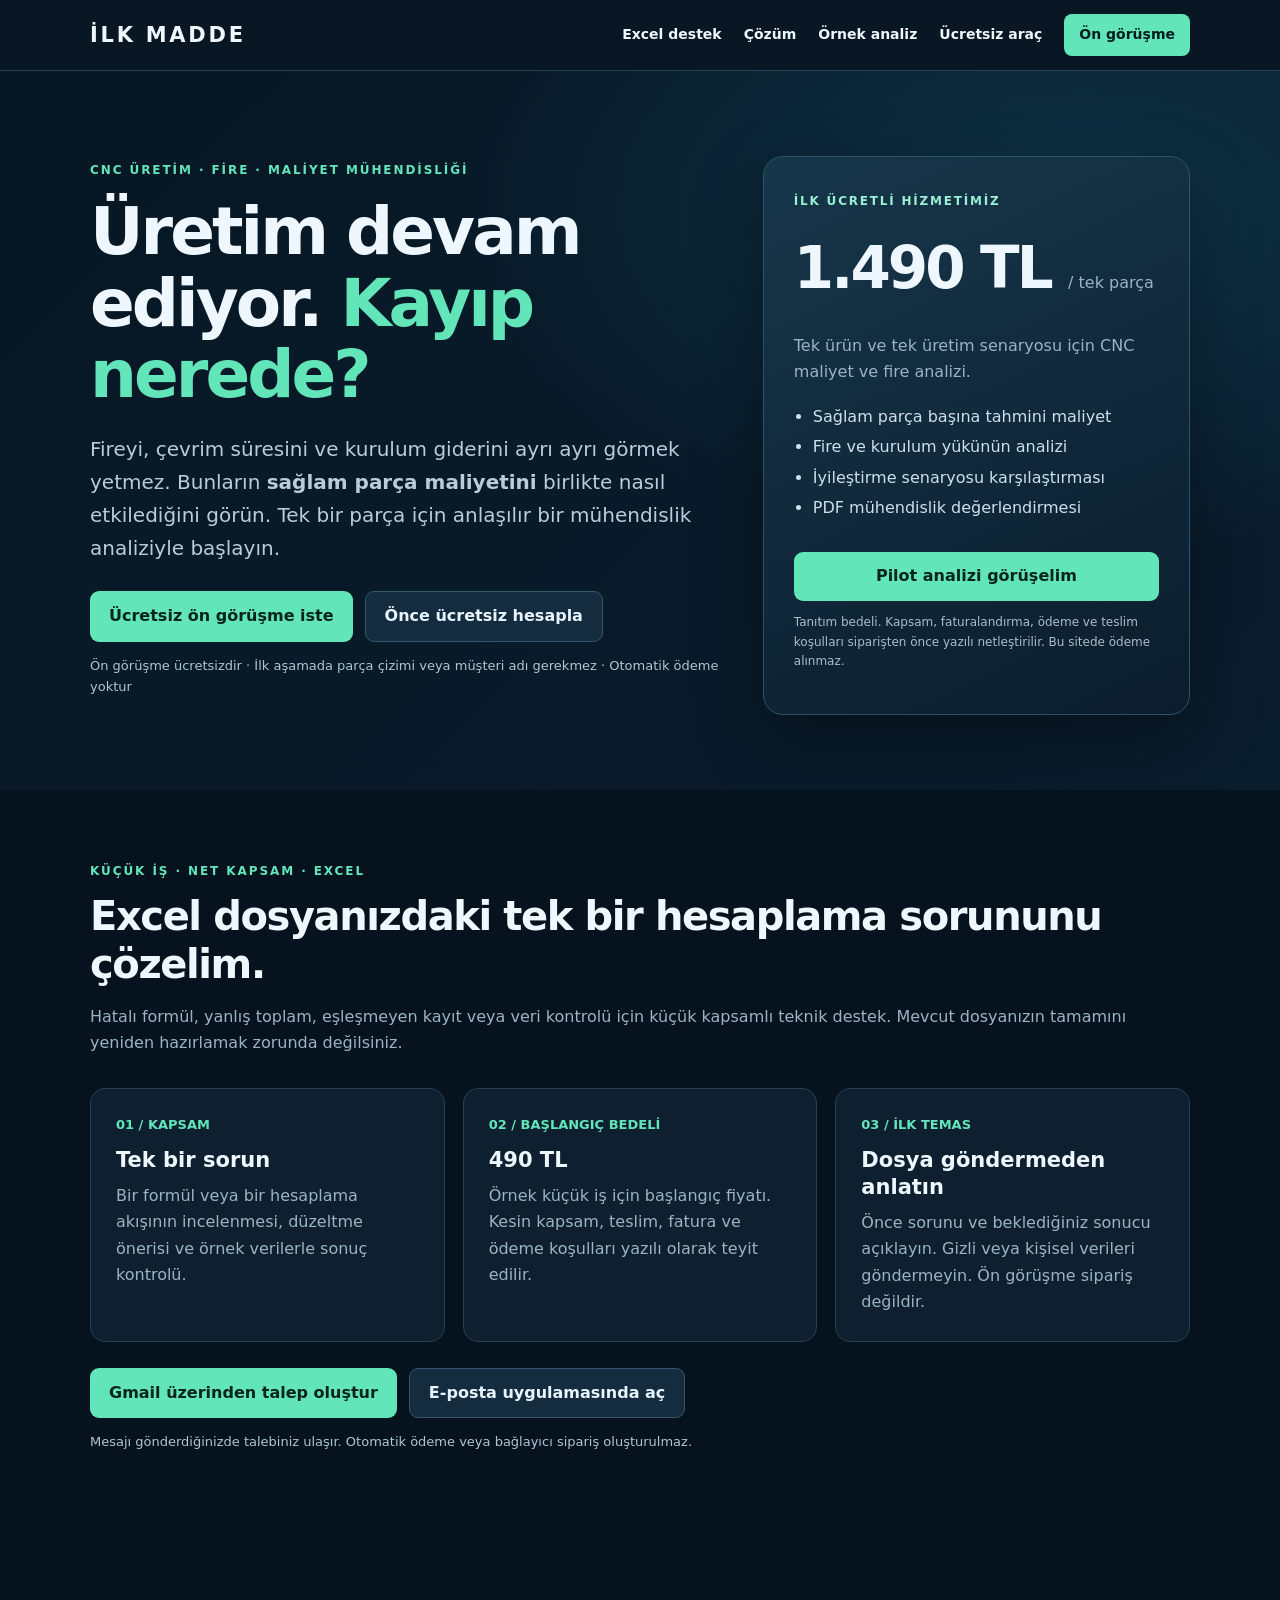
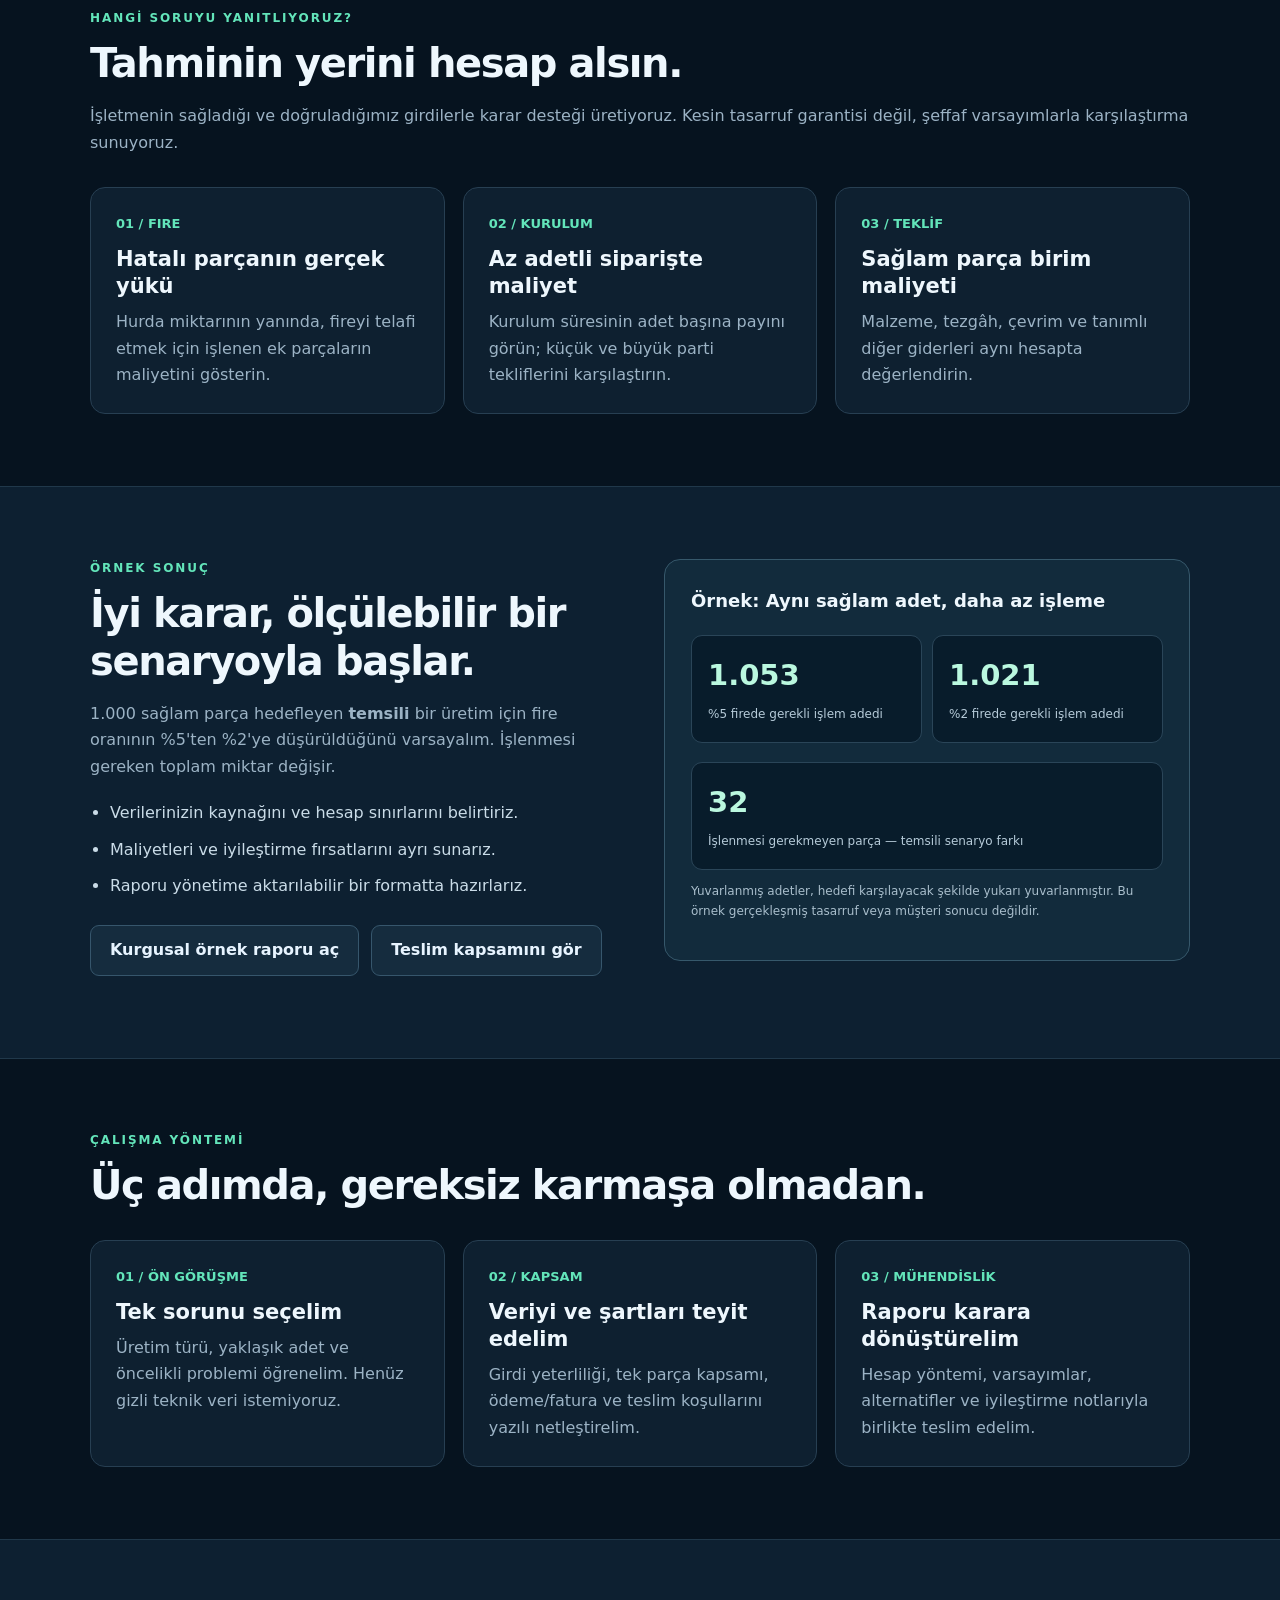
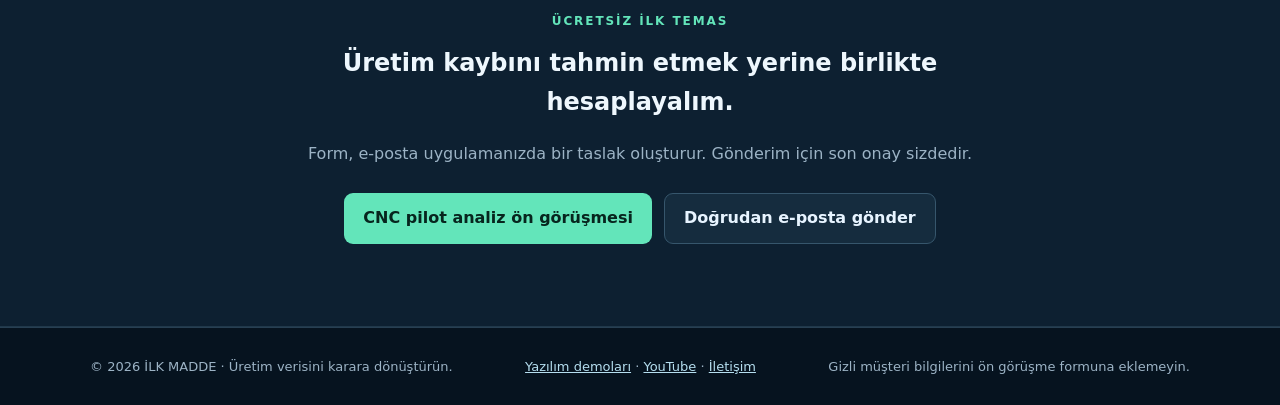
<file: index.html>
<!doctype html>
<html lang="tr">
<head>
<meta charset="utf-8">
<meta name="viewport" content="width=device-width,initial-scale=1">
<meta name="theme-color" content="#071523">
<title>CNC Fire ve Birim Maliyet Analizi | İLK MADDE</title>
<meta name="description" content="CNC üretiminizde fire maliyetini, çevrim etkisini ve sağlam parça maliyetini görünür kılın. Ücretsiz hesaplama, CNC mühendislik analizi ve 490 TL başlangıç fiyatlı küçük kapsamlı Excel formül desteği.">
<link rel="canonical" href="https://bugrayesilbas-cyber.github.io/ilk-madde/">
<meta property="og:type" content="website">
<meta property="og:locale" content="tr_TR">
<meta property="og:title" content="CNC maliyetinde kaybı görün. Kararı veriye dayandırın. | İLK MADDE">
<meta property="og:description" content="Ücretsiz CNC hesaplayıcı, kurgusal örnek rapor ve 1.490 TL'lik tek parça CNC maliyet ve fire analizi.">
<meta property="og:url" content="https://bugrayesilbas-cyber.github.io/ilk-madde/">
<script type="application/ld+json">{"@context":"https://schema.org","@type":"Service","name":"CNC Maliyet ve Fire Analizi Pilot Hizmeti","provider":{"@type":"Organization","name":"İLK MADDE","url":"https://bugrayesilbas-cyber.github.io/ilk-madde/"},"areaServed":{"@type":"Country","name":"Türkiye"},"serviceType":"CNC mühendislik maliyet ve fire analizi","description":"Tek ürün, tek senaryo için girdilere dayalı birim maliyet, fire etkisi ve karşılaştırmalı mühendislik raporu. Kapsam ve ödeme koşulları yazılı onayla netleştirilir.","offers":{"@type":"Offer","price":"1490","priceCurrency":"TRY","url":"https://bugrayesilbas-cyber.github.io/ilk-madde/on-gorusme.html?kaynak=ana-sayfa","availability":"https://schema.org/InStock"}}</script>
<style>
:root{color-scheme:dark;--bg:#06131f;--panel:#0e2030;--panel2:#13283a;--line:#273f52;--ink:#eef7fd;--muted:#9cb3c5;--accent:#63e5ba;--blue:#79bfff}
*{box-sizing:border-box}html{scroll-behavior:smooth}body{margin:0;background:var(--bg);color:var(--ink);font:16px/1.65 system-ui,-apple-system,Segoe UI,sans-serif}a{color:inherit}a:focus-visible,button:focus-visible{outline:3px solid var(--accent);outline-offset:4px}.wrap{width:min(1100px,calc(100% - 40px));margin:auto}.eyebrow{font-size:12px;letter-spacing:.16em;text-transform:uppercase;color:var(--accent);font-weight:800}.muted{color:var(--muted)}.top{border-bottom:1px solid var(--line);background:#081723;position:sticky;top:0;z-index:10}.topline{min-height:70px;display:flex;align-items:center;justify-content:space-between;gap:18px}.brand{text-decoration:none;font-size:21px;letter-spacing:.13em;font-weight:900}.menu{display:flex;align-items:center;gap:22px}.menu a{text-decoration:none;font-size:14px;font-weight:650}.menu .nav-cta{color:#031c1c;background:var(--accent);padding:9px 15px;border-radius:8px}.hero{padding:85px 0 75px;background:radial-gradient(ellipse at 84% 18%,#14516b6e 0,transparent 42%),linear-gradient(135deg,#071724,#0a1d2d)}.hero-grid{display:grid;grid-template-columns:1.2fr .8fr;gap:32px;align-items:center}.hero h1{font-size:clamp(36px,5.6vw,66px);line-height:1.08;letter-spacing:-.045em;margin:16px 0 23px;max-width:720px}.hero h1 em{font-style:normal;color:var(--accent)}.lead{font-size:clamp(17px,2vw,20px);max-width:660px;color:#b9ccda;line-height:1.65}.buttons{display:flex;flex-wrap:wrap;gap:12px;margin:26px 0 10px}.btn{display:inline-flex;justify-content:center;align-items:center;min-height:47px;padding:11px 19px;border-radius:9px;text-decoration:none;font-weight:800;background:var(--accent);color:#07251e;transition:transform .15s}.btn:hover{transform:translateY(-2px)}.btn.out{background:#152c3e;color:#e7f4ff;border:1px solid #36566c}.trust{font-size:13px;color:#adc6d5}.price-card{border:1px solid #2b5466;border-radius:20px;background:linear-gradient(155deg,#17364a,#0b1d2d);padding:30px;box-shadow:0 26px 70px #0005}.price-card b{font-size:12px;letter-spacing:.15em;color:#9cefd3}.price{font-size:clamp(40px,5vw,58px);font-weight:900;letter-spacing:-.05em;margin:8px 0}.price small{font-size:16px;letter-spacing:0;font-weight:500;color:var(--muted)}.price-card .btn{width:100%;margin-top:13px}.price-card ul{padding-left:19px;line-height:1.9;color:#cde0ed}.section{padding:72px 0}.section h2{font-size:clamp(26px,3.5vw,40px);line-height:1.2;letter-spacing:-.035em;margin:10px 0 15px}.grid3{display:grid;grid-template-columns:repeat(3,minmax(0,1fr));gap:18px;margin-top:31px}.card{border:1px solid var(--line);background:var(--panel);border-radius:15px;padding:25px}.card .number{font-size:13px;font-weight:850;color:var(--accent)}.card h3{font-size:21px;margin:12px 0 9px;line-height:1.28}.card p{color:var(--muted);margin:0}.band{background:#0d2031;border-block:1px solid #20384a}.split{display:grid;grid-template-columns:1fr 1fr;gap:48px;align-items:start}.list{margin:20px 0;padding-left:20px;color:#cadce8}.list li{margin:10px 0}.result{border-radius:16px;background:#122b3c;border:1px solid #36586b;padding:26px}.result strong{font-size:18px}.metrics{display:grid;grid-template-columns:1fr 1fr;gap:10px;margin:19px 0}.metric{background:#081c2b;border:1px solid #2a4558;border-radius:11px;padding:16px}.metric b{font-size:29px;display:block;color:#baf8df}.metric span{font-size:12px;color:#b6cbd9}.disclaimer{font-size:12px;color:#a9becc}.end{padding:72px 0;text-align:center}.end h2{max-width:680px;margin:12px auto 18px}.end .buttons{justify-content:center}.footer{padding:28px 0;border-top:1px solid var(--line);color:var(--muted);font-size:13px}.footer a{color:#b5deef}.footer .wrap{display:flex;justify-content:space-between;gap:20px;flex-wrap:wrap}
@media(max-width:800px){.hero-grid,.split{grid-template-columns:1fr}.hero{padding:52px 0}.grid3{grid-template-columns:1fr}.price-card{max-width:540px}.menu a:not(.nav-cta){display:none}.section,.end{padding:48px 0}}
@media(max-width:450px){.wrap{width:min(100% - 28px,1100px)}.hero h1{font-size:37px}.btn{width:100%}.menu .nav-cta{padding:8px 11px}.brand{font-size:17px}.price-card{padding:21px}.buttons{flex-direction:column}}
</style>
</head>
<body>
<header class="top"><div class="wrap topline"><a class="brand" href="index.html" aria-label="İLK MADDE Ana Sayfa">İLK MADDE</a><nav class="menu" aria-label="Ana menü"><a href="#excel-destek">Excel destek</a><a href="#cozum">Çözüm</a><a href="#ornek">Örnek analiz</a><a href="hesaplayici.html">Ücretsiz araç</a><a class="nav-cta" href="on-gorusme.html?kaynak=ana-sayfa">Ön görüşme</a></nav></div></header>
<main>
<section class="hero"><div class="wrap hero-grid"><div><div class="eyebrow">CNC Üretim · Fire · Maliyet Mühendisliği</div><h1>Üretim devam ediyor. <em>Kayıp nerede?</em></h1><p class="lead">Fireyi, çevrim süresini ve kurulum giderini ayrı ayrı görmek yetmez. Bunların <strong>sağlam parça maliyetini</strong> birlikte nasıl etkilediğini görün. Tek bir parça için anlaşılır bir mühendislik analiziyle başlayın.</p><div class="buttons"><a class="btn" href="on-gorusme.html?kaynak=ana-sayfa">Ücretsiz ön görüşme iste</a><a class="btn out" href="hesaplayici.html">Önce ücretsiz hesapla</a></div><p class="trust">Ön görüşme ücretsizdir · İlk aşamada parça çizimi veya müşteri adı gerekmez · Otomatik ödeme yoktur</p></div><aside class="price-card"><b>İLK ÜCRETLİ HİZMETİMİZ</b><div class="price">1.490 TL <small>/ tek parça</small></div><p class="muted">Tek ürün ve tek üretim senaryosu için CNC maliyet ve fire analizi.</p><ul><li>Sağlam parça başına tahmini maliyet</li><li>Fire ve kurulum yükünün analizi</li><li>İyileştirme senaryosu karşılaştırması</li><li>PDF mühendislik değerlendirmesi</li></ul><a class="btn" href="on-gorusme.html?kaynak=ana-sayfa">Pilot analizi görüşelim</a><p class="disclaimer">Tanıtım bedeli. Kapsam, faturalandırma, ödeme ve teslim koşulları siparişten önce yazılı netleştirilir. Bu sitede ödeme alınmaz.</p></aside></div></section>
<section id="excel-destek" class="section wrap"><div class="eyebrow">Küçük iş · Net kapsam · Excel</div><h2>Excel dosyanızdaki tek bir hesaplama sorununu çözelim.</h2><p class="muted">Hatalı formül, yanlış toplam, eşleşmeyen kayıt veya veri kontrolü için küçük kapsamlı teknik destek. Mevcut dosyanızın tamamını yeniden hazırlamak zorunda değilsiniz.</p><div class="grid3"><article class="card"><div class="number">01 / KAPSAM</div><h3>Tek bir sorun</h3><p>Bir formül veya bir hesaplama akışının incelenmesi, düzeltme önerisi ve örnek verilerle sonuç kontrolü.</p></article><article class="card"><div class="number">02 / BAŞLANGIÇ BEDELİ</div><h3>490 TL</h3><p>Örnek küçük iş için başlangıç fiyatı. Kesin kapsam, teslim, fatura ve ödeme koşulları yazılı olarak teyit edilir.</p></article><article class="card"><div class="number">03 / İLK TEMAS</div><h3>Dosya göndermeden anlatın</h3><p>Önce sorunu ve beklediğiniz sonucu açıklayın. Gizli veya kişisel verileri göndermeyin. Ön görüşme sipariş değildir.</p></article></div><div class="buttons"><a class="btn" href="https://mail.google.com/mail/?view=cm&amp;fs=1&amp;to=ilkmadde669%40gmail.com&amp;su=%C4%B0LK%20MADDE%20%7C%20Excel%20form%C3%BCl%20d%C3%BCzeltme%20talebi&amp;body=Merhaba%2C%0A%0AExcel%20dosyamda%20d%C3%BCzeltmek%20istedi%C4%9Fim%20sorun%3A%0A%0ABeklenen%20sonu%C3%A7%3A%0A%0ADosyay%C4%B1%20payla%C5%9Fmadan%20%C3%B6nce%20kapsam%20ve%20fiyat%20teyidi%20rica%20ederim." target="_blank" rel="noopener noreferrer">Gmail üzerinden talep oluştur</a><a class="btn out" href="mailto:ilkmadde669@gmail.com?subject=%C4%B0LK%20MADDE%20%7C%20Excel%20form%C3%BCl%20d%C3%BCzeltme%20talebi&amp;body=Merhaba%2C%0A%0AExcel%20dosyamda%20d%C3%BCzeltmek%20istedi%C4%9Fim%20sorun%3A%0A%0ABeklenen%20sonu%C3%A7%3A%0A%0ADosyay%C4%B1%20payla%C5%9Fmadan%20%C3%B6nce%20kapsam%20ve%20fiyat%20teyidi%20rica%20ederim.">E-posta uygulamasında aç</a></div><p class="trust">Mesajı gönderdiğinizde talebiniz ulaşır. Otomatik ödeme veya bağlayıcı sipariş oluşturulmaz.</p></section>
<section id="cozum" class="section wrap"><div class="eyebrow">Hangi soruyu yanıtlıyoruz?</div><h2>Tahminin yerini hesap alsın.</h2><p class="muted">İşletmenin sağladığı ve doğruladığımız girdilerle karar desteği üretiyoruz. Kesin tasarruf garantisi değil, şeffaf varsayımlarla karşılaştırma sunuyoruz.</p><div class="grid3"><article class="card"><div class="number">01 / FIRE</div><h3>Hatalı parçanın gerçek yükü</h3><p>Hurda miktarının yanında, fireyi telafi etmek için işlenen ek parçaların maliyetini gösterin.</p></article><article class="card"><div class="number">02 / KURULUM</div><h3>Az adetli siparişte maliyet</h3><p>Kurulum süresinin adet başına payını görün; küçük ve büyük parti tekliflerini karşılaştırın.</p></article><article class="card"><div class="number">03 / TEKLİF</div><h3>Sağlam parça birim maliyeti</h3><p>Malzeme, tezgâh, çevrim ve tanımlı diğer giderleri aynı hesapta değerlendirin.</p></article></div></section>
<section id="ornek" class="section band"><div class="wrap split"><div><div class="eyebrow">Örnek sonuç</div><h2>İyi karar, ölçülebilir bir senaryoyla başlar.</h2><p class="muted">1.000 sağlam parça hedefleyen <strong>temsili</strong> bir üretim için fire oranının %5'ten %2'ye düşürüldüğünü varsayalım. İşlenmesi gereken toplam miktar değişir.</p><ul class="list"><li>Verilerinizin kaynağını ve hesap sınırlarını belirtiriz.</li><li>Maliyetleri ve iyileştirme fırsatlarını ayrı sunarız.</li><li>Raporu yönetime aktarılabilir bir formatta hazırlarız.</li></ul><div class="buttons"><a class="btn out" href="ornek-analiz.html">Kurgusal örnek raporu aç</a><a class="btn out" href="hizmet-kapsami.html">Teslim kapsamını gör</a></div></div><div class="result"><strong>Örnek: Aynı sağlam adet, daha az işleme</strong><div class="metrics"><div class="metric"><b>1.053</b><span>%5 firede gerekli işlem adedi</span></div><div class="metric"><b>1.021</b><span>%2 firede gerekli işlem adedi</span></div></div><div class="metric"><b>32</b><span>İşlenmesi gerekmeyen parça — temsili senaryo farkı</span></div><p class="disclaimer">Yuvarlanmış adetler, hedefi karşılayacak şekilde yukarı yuvarlanmıştır. Bu örnek gerçekleşmiş tasarruf veya müşteri sonucu değildir.</p></div></div></section>
<section class="section wrap"><div class="eyebrow">Çalışma yöntemi</div><h2>Üç adımda, gereksiz karmaşa olmadan.</h2><div class="grid3"><article class="card"><div class="number">01 / ÖN GÖRÜŞME</div><h3>Tek sorunu seçelim</h3><p>Üretim türü, yaklaşık adet ve öncelikli problemi öğrenelim. Henüz gizli teknik veri istemiyoruz.</p></article><article class="card"><div class="number">02 / KAPSAM</div><h3>Veriyi ve şartları teyit edelim</h3><p>Girdi yeterliliği, tek parça kapsamı, ödeme/fatura ve teslim koşullarını yazılı netleştirelim.</p></article><article class="card"><div class="number">03 / MÜHENDİSLİK</div><h3>Raporu karara dönüştürelim</h3><p>Hesap yöntemi, varsayımlar, alternatifler ve iyileştirme notlarıyla birlikte teslim edelim.</p></article></div></section>
<section class="end band"><div class="wrap"><div class="eyebrow">Ücretsiz ilk temas</div><h2>Üretim kaybını tahmin etmek yerine birlikte hesaplayalım.</h2><p class="muted">Form, e-posta uygulamanızda bir taslak oluşturur. Gönderim için son onay sizdedir.</p><div class="buttons"><a class="btn" href="on-gorusme.html?kaynak=ana-sayfa">CNC pilot analiz ön görüşmesi</a><a class="btn out" href="mailto:ilkmadde669@gmail.com?subject=%C4%B0LK%20MADDE%20-%20CNC%20Pilot%20%C3%96n%20G%C3%B6r%C3%BC%C5%9Fme">Doğrudan e-posta gönder</a></div></div></section>
</main>
<footer class="footer"><div class="wrap"><span>© 2026 İLK MADDE · Üretim verisini karara dönüştürün.</span><span><a href="cozumler.html">Yazılım demoları</a> · <a href="https://www.youtube.com/channel/UCplCbrNZTSpGg5XpnNmNl9g" rel="noopener noreferrer">YouTube</a> · <a href="mailto:ilkmadde669@gmail.com">İletişim</a></span><span>Gizli müşteri bilgilerini ön görüşme formuna eklemeyin.</span></div></footer>
</body></html>
</file>
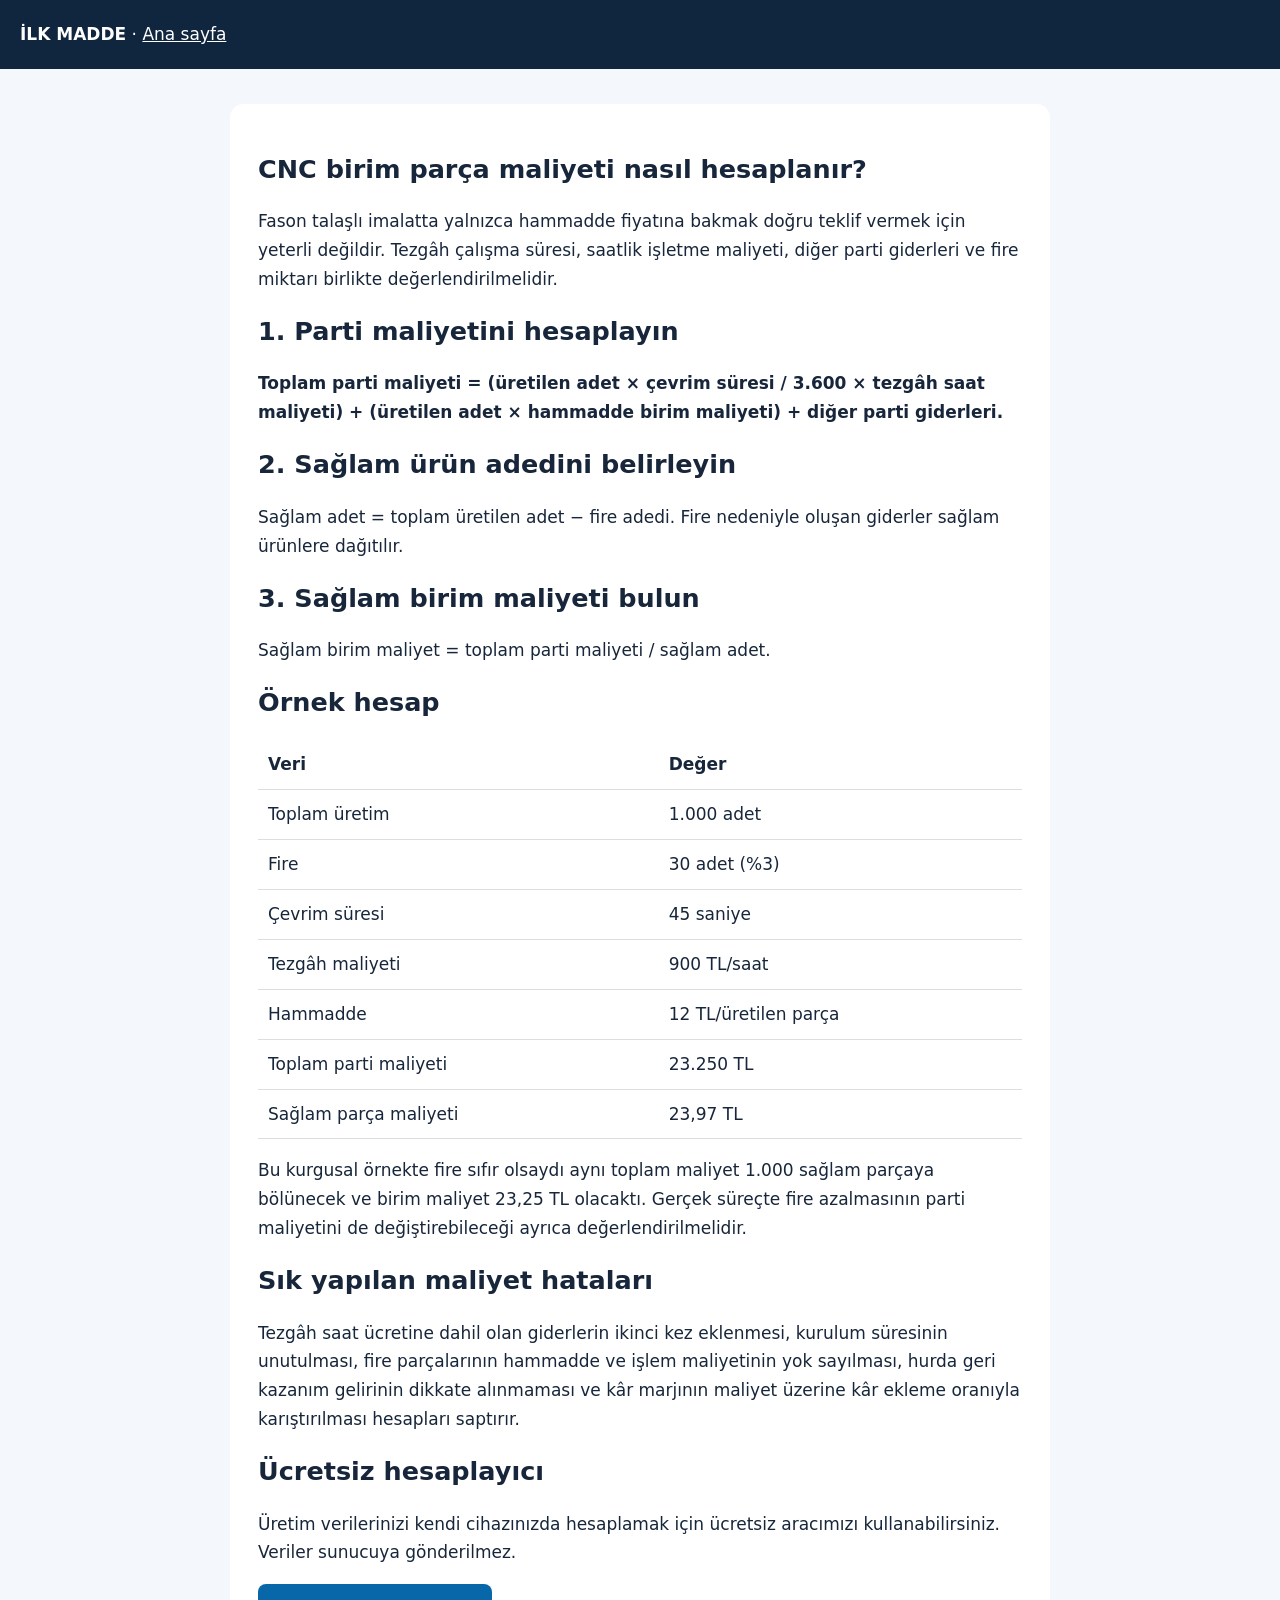
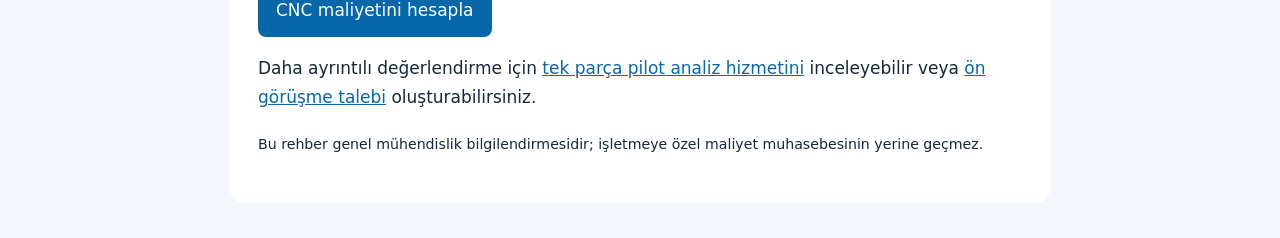
<file: cnc-birim-maliyet-hesaplama.html>
<!doctype html><html lang="tr"><head><meta charset="utf-8"><meta name="viewport" content="width=device-width,initial-scale=1"><meta name="description" content="CNC birim parça maliyeti nasıl hesaplanır? Çevrim süresi, makine saat ücreti, hammadde ve fire etkisiyle örnek hesap ve ücretsiz araç."><link rel="canonical" href="https://bugrayesilbas-cyber.github.io/ilk-madde/cnc-birim-maliyet-hesaplama.html"><title>CNC Birim Parça Maliyeti Hesaplama Rehberi | İLK MADDE</title><style>body{margin:0;background:#f4f7fb;color:#17263a;font:17px/1.7 system-ui,sans-serif}header{background:#10263f;padding:20px;color:white}header a{color:white}main{max-width:820px;margin:35px auto;padding:0 20px}article{background:white;border-radius:14px;padding:28px}h1,h2{line-height:1.3}a{color:#0867a8}.btn{background:#0867a8;color:white;display:inline-block;padding:12px 18px;border-radius:8px;text-decoration:none}table{border-collapse:collapse;width:100%}td,th{padding:10px;border-bottom:1px solid #ddd;text-align:left}</style></head><body><header><strong>İLK MADDE</strong> · <a href="index.html">Ana sayfa</a></header><main><article><h1>CNC birim parça maliyeti nasıl hesaplanır?</h1><p>Fason talaşlı imalatta yalnızca hammadde fiyatına bakmak doğru teklif vermek için yeterli değildir. Tezgâh çalışma süresi, saatlik işletme maliyeti, diğer parti giderleri ve fire miktarı birlikte değerlendirilmelidir.</p><h2>1. Parti maliyetini hesaplayın</h2><p><strong>Toplam parti maliyeti = (üretilen adet × çevrim süresi / 3.600 × tezgâh saat maliyeti) + (üretilen adet × hammadde birim maliyeti) + diğer parti giderleri.</strong></p><h2>2. Sağlam ürün adedini belirleyin</h2><p>Sağlam adet = toplam üretilen adet − fire adedi. Fire nedeniyle oluşan giderler sağlam ürünlere dağıtılır.</p><h2>3. Sağlam birim maliyeti bulun</h2><p>Sağlam birim maliyet = toplam parti maliyeti / sağlam adet.</p><h2>Örnek hesap</h2><table><tr><th>Veri</th><th>Değer</th></tr><tr><td>Toplam üretim</td><td>1.000 adet</td></tr><tr><td>Fire</td><td>30 adet (%3)</td></tr><tr><td>Çevrim süresi</td><td>45 saniye</td></tr><tr><td>Tezgâh maliyeti</td><td>900 TL/saat</td></tr><tr><td>Hammadde</td><td>12 TL/üretilen parça</td></tr><tr><td>Toplam parti maliyeti</td><td>23.250 TL</td></tr><tr><td>Sağlam parça maliyeti</td><td>23,97 TL</td></tr></table><p>Bu kurgusal örnekte fire sıfır olsaydı aynı toplam maliyet 1.000 sağlam parçaya bölünecek ve birim maliyet 23,25 TL olacaktı. Gerçek süreçte fire azalmasının parti maliyetini de değiştirebileceği ayrıca değerlendirilmelidir.</p><h2>Sık yapılan maliyet hataları</h2><p>Tezgâh saat ücretine dahil olan giderlerin ikinci kez eklenmesi, kurulum süresinin unutulması, fire parçalarının hammadde ve işlem maliyetinin yok sayılması, hurda geri kazanım gelirinin dikkate alınmaması ve kâr marjının maliyet üzerine kâr ekleme oranıyla karıştırılması hesapları saptırır.</p><h2>Ücretsiz hesaplayıcı</h2><p>Üretim verilerinizi kendi cihazınızda hesaplamak için ücretsiz aracımızı kullanabilirsiniz. Veriler sunucuya gönderilmez.</p><p><a class="btn" href="hesaplayici.html">CNC maliyetini hesapla</a></p><p>Daha ayrıntılı değerlendirme için <a href="hizmet-kapsami.html">tek parça pilot analiz hizmetini</a> inceleyebilir veya <a href="on-gorusme.html?kaynak=rehber">ön görüşme talebi</a> oluşturabilirsiniz.</p><p><small>Bu rehber genel mühendislik bilgilendirmesidir; işletmeye özel maliyet muhasebesinin yerine geçmez.</small></p></article></main></body></html>
</file>
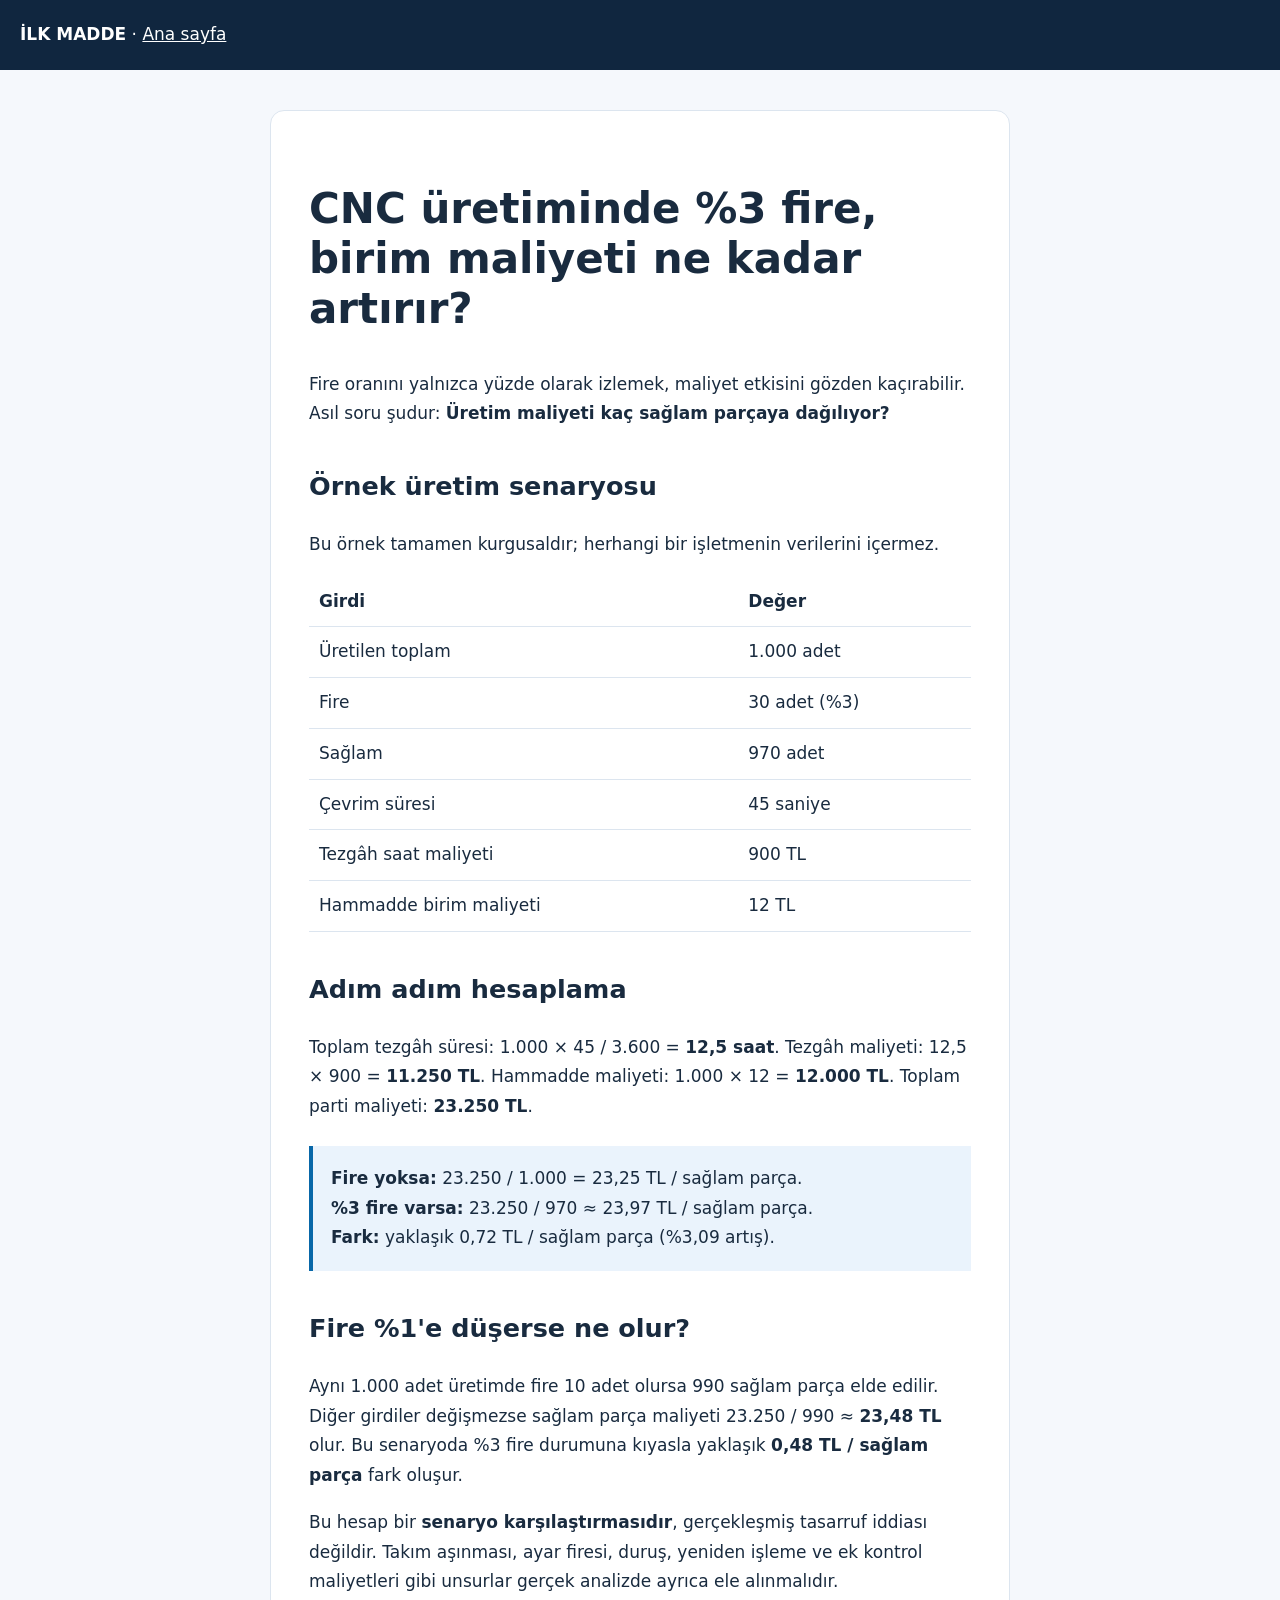
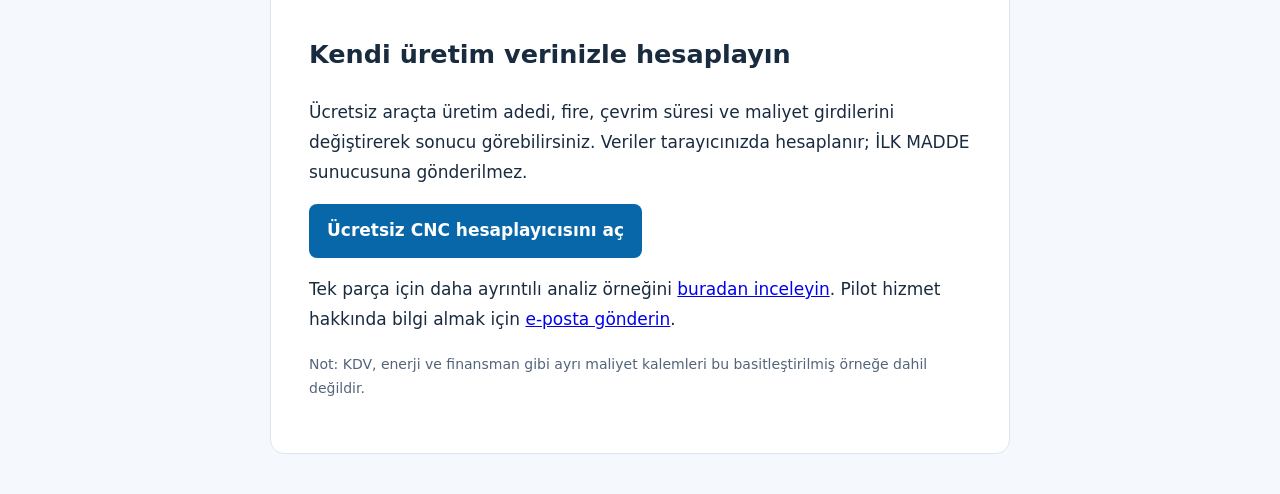
<file: cnc-fire-maliyeti.html>
<!doctype html><html lang="tr"><head><meta charset="utf-8"><meta name="viewport" content="width=device-width,initial-scale=1"><meta name="description" content="CNC üretiminde fire oranı sağlam parça maliyetini nasıl artırır? 1000 parça, yüzde 3 fire ve gerçek hesaplama örneği."><title>CNC Üretiminde %3 Fire Ne Kadar Maliyet Yaratır? | İLK MADDE</title><style>*{box-sizing:border-box}body{font:17px/1.75 system-ui,-apple-system,sans-serif;color:#192b3f;margin:0;background:#f5f8fc}header{background:#10263f;color:white;padding:20px}header a{color:white}main{max-width:780px;margin:40px auto;padding:0 20px}h1{font-size:clamp(28px,5vw,42px);line-height:1.2}h2{margin-top:35px}article{background:white;border:1px solid #dce5ef;border-radius:14px;padding:clamp(18px,4vw,38px)}.highlight{background:#eaf3fc;border-left:4px solid #0867a8;padding:18px;margin:24px 0}table{width:100%;border-collapse:collapse}td,th{padding:10px;border-bottom:1px solid #dce5ef;text-align:left}.cta{display:inline-block;background:#0867a8;color:white;text-decoration:none;border-radius:8px;padding:12px 18px;font-weight:700}.note{color:#53647b;font-size:14px}</style></head><body><header><strong>İLK MADDE</strong> · <a href="index.html">Ana sayfa</a></header><main><article><h1>CNC üretiminde %3 fire, birim maliyeti ne kadar artırır?</h1><p>Fire oranını yalnızca yüzde olarak izlemek, maliyet etkisini gözden kaçırabilir. Asıl soru şudur: <strong>Üretim maliyeti kaç sağlam parçaya dağılıyor?</strong></p><h2>Örnek üretim senaryosu</h2><p>Bu örnek tamamen kurgusaldır; herhangi bir işletmenin verilerini içermez.</p><table><tr><th>Girdi</th><th>Değer</th></tr><tr><td>Üretilen toplam</td><td>1.000 adet</td></tr><tr><td>Fire</td><td>30 adet (%3)</td></tr><tr><td>Sağlam</td><td>970 adet</td></tr><tr><td>Çevrim süresi</td><td>45 saniye</td></tr><tr><td>Tezgâh saat maliyeti</td><td>900 TL</td></tr><tr><td>Hammadde birim maliyeti</td><td>12 TL</td></tr></table><h2>Adım adım hesaplama</h2><p>Toplam tezgâh süresi: 1.000 × 45 / 3.600 = <strong>12,5 saat</strong>. Tezgâh maliyeti: 12,5 × 900 = <strong>11.250 TL</strong>. Hammadde maliyeti: 1.000 × 12 = <strong>12.000 TL</strong>. Toplam parti maliyeti: <strong>23.250 TL</strong>.</p><div class="highlight"><strong>Fire yoksa:</strong> 23.250 / 1.000 = 23,25 TL / sağlam parça.<br><strong>%3 fire varsa:</strong> 23.250 / 970 ≈ 23,97 TL / sağlam parça.<br><strong>Fark:</strong> yaklaşık 0,72 TL / sağlam parça (%3,09 artış).</div><h2>Fire %1'e düşerse ne olur?</h2><p>Aynı 1.000 adet üretimde fire 10 adet olursa 990 sağlam parça elde edilir. Diğer girdiler değişmezse sağlam parça maliyeti 23.250 / 990 ≈ <strong>23,48 TL</strong> olur. Bu senaryoda %3 fire durumuna kıyasla yaklaşık <strong>0,48 TL / sağlam parça</strong> fark oluşur.</p><p>Bu hesap bir <strong>senaryo karşılaştırmasıdır</strong>, gerçekleşmiş tasarruf iddiası değildir. Takım aşınması, ayar firesi, duruş, yeniden işleme ve ek kontrol maliyetleri gibi unsurlar gerçek analizde ayrıca ele alınmalıdır.</p><h2>Kendi üretim verinizle hesaplayın</h2><p>Ücretsiz araçta üretim adedi, fire, çevrim süresi ve maliyet girdilerini değiştirerek sonucu görebilirsiniz. Veriler tarayıcınızda hesaplanır; İLK MADDE sunucusuna gönderilmez.</p><p><a class="cta" href="hesaplayici.html">Ücretsiz CNC hesaplayıcısını aç</a></p><p>Tek parça için daha ayrıntılı analiz örneğini <a href="ornek-analiz.html">buradan inceleyin</a>. Pilot hizmet hakkında bilgi almak için <a href="mailto:ilkmadde669@gmail.com?subject=CNC%20Pilot%20Analiz%20Bilgi%20Talebi">e-posta gönderin</a>.</p><p class="note">Not: KDV, enerji ve finansman gibi ayrı maliyet kalemleri bu basitleştirilmiş örneğe dahil değildir.</p></article></main></body></html>
</file>
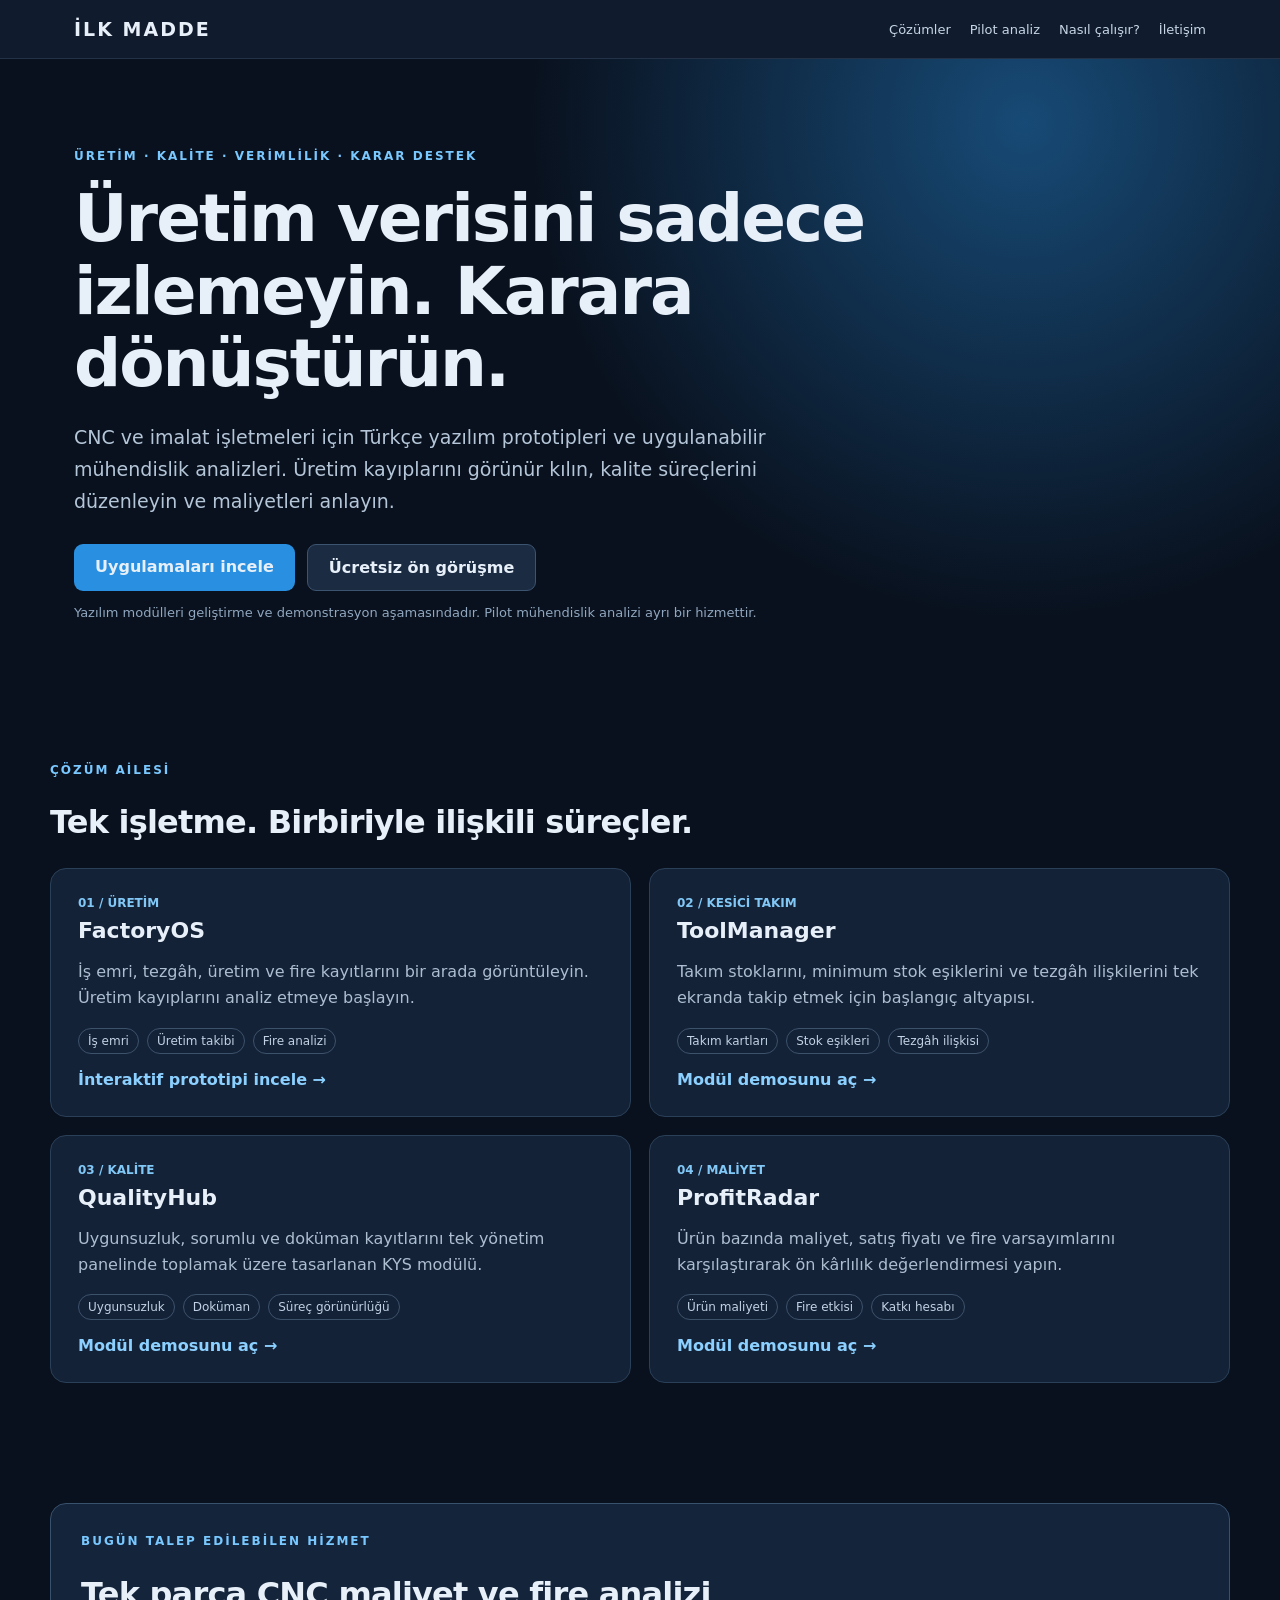
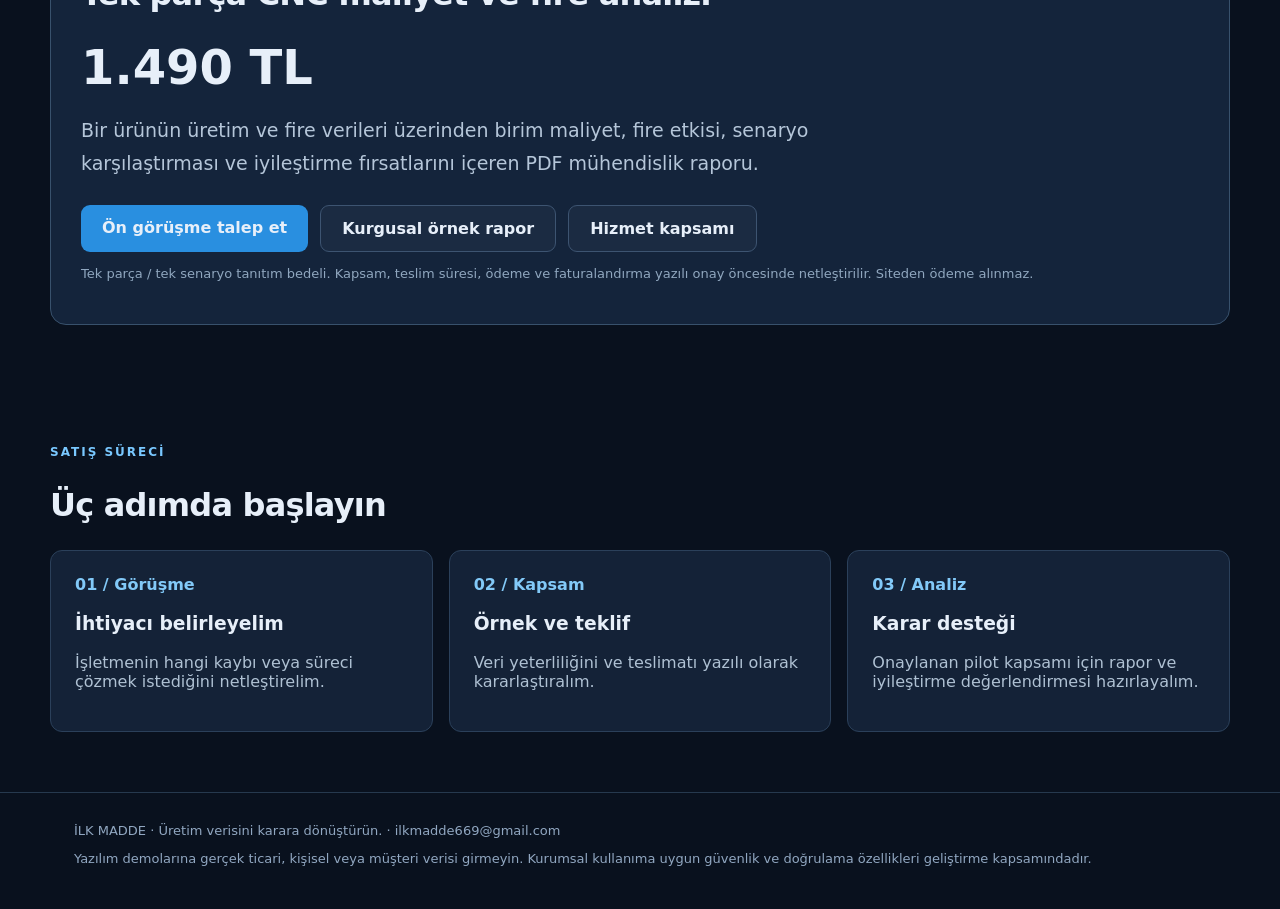
<file: cozumler.html>
<!doctype html><html lang="tr"><head><meta charset="utf-8"><meta name="viewport" content="width=device-width,initial-scale=1"><meta name="description" content="İLK MADDE: CNC üretim, kesici takım, kalite ve maliyet yönetimi için Türkçe yazılım prototipleri ve pilot mühendislik analizi."><title>İLK MADDE | Üretim Yönetimi ve Analiz Çözümleri</title><style>:root{font-family:Inter,system-ui,Segoe UI,sans-serif;color:#e7eff9;background:#09111e}*{box-sizing:border-box}body{margin:0}a{color:inherit;text-decoration:none}.wrap{max-width:1180px;margin:auto;padding:0 24px}header{border-bottom:1px solid #243247;background:#101c2d;position:sticky;top:0;z-index:3}.top{display:flex;align-items:center;justify-content:space-between;gap:16px;padding-top:18px;padding-bottom:18px}.logo{font-size:19px;font-weight:800;letter-spacing:2px}.nav{display:flex;gap:19px;color:#c6d5e6;font-size:13px;flex-wrap:wrap}.hero{padding:90px 0 70px;background:radial-gradient(circle at 80% 10%,#174a76 0,transparent 42%)}.eyebrow{color:#79c8ff;text-transform:uppercase;letter-spacing:2px;font-weight:750;font-size:12px}h1{font-size:clamp(36px,5.6vw,66px);line-height:1.1;max-width:880px;letter-spacing:-2px;margin:20px 0}h2{font-size:32px;letter-spacing:-.8px}.lead{font-size:19px;max-width:760px;color:#b5c6d9;line-height:1.7}.actions{display:flex;gap:12px;flex-wrap:wrap;margin-top:26px}.btn{display:inline-block;padding:13px 21px;background:#298fe0;border-radius:9px;font-weight:700}.btn.alt{background:#1b2b42;border:1px solid #3d5471}.sub{color:#90a7bf;font-size:13px;margin-top:14px}.section{padding:60px 0}.grid{display:grid;grid-template-columns:repeat(2,minmax(0,1fr));gap:18px}.card{border:1px solid #2a4058;background:#142237;border-radius:16px;padding:27px}.card h3{font-size:22px;margin:8px 0}.card p{color:#adbed1;line-height:1.65}.card .label{color:#81c8f7;font-size:12px;font-weight:700}.features{display:flex;gap:8px;flex-wrap:wrap;margin:16px 0}.features span{border:1px solid #3c526b;padding:5px 9px;border-radius:30px;font-size:12px;color:#c2d2e4}.card a{color:#8bd0ff;font-weight:700}.panel{background:#14243b;border:1px solid #38516c;padding:30px;border-radius:16px}.price{font-size:48px;font-weight:800;margin:6px 0}.steps{display:grid;grid-template-columns:repeat(3,1fr);gap:16px}.step{background:#142237;border:1px solid #2b405a;padding:24px;border-radius:12px}.step b{color:#82c9f8}.step p{color:#afc1d3}footer{border-top:1px solid #26394e;color:#91a7c1;padding:30px 0;font-size:13px}@media(max-width:750px){.grid,.steps{grid-template-columns:1fr}.hero{padding:55px 0}.nav{gap:10px}h1{letter-spacing:-1px}}</style></head><body><header><div class="wrap top"><a class="logo" href="index.html">İLK MADDE</a><nav class="nav"><a href="#cozumler">Çözümler</a><a href="#pilot">Pilot analiz</a><a href="#surec">Nasıl çalışır?</a><a href="on-gorusme.html?kaynak=cozumler">İletişim</a></nav></div></header><main><section class="hero"><div class="wrap"><div class="eyebrow">Üretim · Kalite · Verimlilik · Karar destek</div><h1>Üretim verisini sadece izlemeyin. Karara dönüştürün.</h1><p class="lead">CNC ve imalat işletmeleri için Türkçe yazılım prototipleri ve uygulanabilir mühendislik analizleri. Üretim kayıplarını görünür kılın, kalite süreçlerini düzenleyin ve maliyetleri anlayın.</p><div class="actions"><a class="btn" href="#cozumler">Uygulamaları incele</a><a class="btn alt" href="on-gorusme.html?kaynak=cozumler">Ücretsiz ön görüşme</a></div><p class="sub">Yazılım modülleri geliştirme ve demonstrasyon aşamasındadır. Pilot mühendislik analizi ayrı bir hizmettir.</p></div></section><section class="section wrap" id="cozumler"><div class="eyebrow">Çözüm ailesi</div><h2>Tek işletme. Birbiriyle ilişkili süreçler.</h2><div class="grid"><article class="card"><div class="label">01 / ÜRETİM</div><h3>FactoryOS</h3><p>İş emri, tezgâh, üretim ve fire kayıtlarını bir arada görüntüleyin. Üretim kayıplarını analiz etmeye başlayın.</p><div class="features"><span>İş emri</span><span>Üretim takibi</span><span>Fire analizi</span></div><a href="enterprise.html">İnteraktif prototipi incele →</a></article><article class="card"><div class="label">02 / KESİCİ TAKIM</div><h3>ToolManager</h3><p>Takım stoklarını, minimum stok eşiklerini ve tezgâh ilişkilerini tek ekranda takip etmek için başlangıç altyapısı.</p><div class="features"><span>Takım kartları</span><span>Stok eşikleri</span><span>Tezgâh ilişkisi</span></div><a href="enterprise.html">Modül demosunu aç →</a></article><article class="card"><div class="label">03 / KALİTE</div><h3>QualityHub</h3><p>Uygunsuzluk, sorumlu ve doküman kayıtlarını tek yönetim panelinde toplamak üzere tasarlanan KYS modülü.</p><div class="features"><span>Uygunsuzluk</span><span>Doküman</span><span>Süreç görünürlüğü</span></div><a href="enterprise.html">Modül demosunu aç →</a></article><article class="card"><div class="label">04 / MALİYET</div><h3>ProfitRadar</h3><p>Ürün bazında maliyet, satış fiyatı ve fire varsayımlarını karşılaştırarak ön kârlılık değerlendirmesi yapın.</p><div class="features"><span>Ürün maliyeti</span><span>Fire etkisi</span><span>Katkı hesabı</span></div><a href="enterprise.html">Modül demosunu aç →</a></article></div></section><section class="section wrap" id="pilot"><div class="panel"><div class="eyebrow">Bugün talep edilebilen hizmet</div><h2>Tek parça CNC maliyet ve fire analizi</h2><div class="price">1.490 TL</div><p class="lead">Bir ürünün üretim ve fire verileri üzerinden birim maliyet, fire etkisi, senaryo karşılaştırması ve iyileştirme fırsatlarını içeren PDF mühendislik raporu.</p><div class="actions"><a class="btn" href="on-gorusme.html?kaynak=cozumler">Ön görüşme talep et</a><a class="btn alt" href="ornek-analiz.html">Kurgusal örnek rapor</a><a class="btn alt" href="hizmet-kapsami.html">Hizmet kapsamı</a></div><p class="sub">Tek parça / tek senaryo tanıtım bedeli. Kapsam, teslim süresi, ödeme ve faturalandırma yazılı onay öncesinde netleştirilir. Siteden ödeme alınmaz.</p></div></section><section class="section wrap" id="surec"><div class="eyebrow">Satış süreci</div><h2>Üç adımda başlayın</h2><div class="steps"><div class="step"><b>01 / Görüşme</b><h3>İhtiyacı belirleyelim</h3><p>İşletmenin hangi kaybı veya süreci çözmek istediğini netleştirelim.</p></div><div class="step"><b>02 / Kapsam</b><h3>Örnek ve teklif</h3><p>Veri yeterliliğini ve teslimatı yazılı olarak kararlaştıralım.</p></div><div class="step"><b>03 / Analiz</b><h3>Karar desteği</h3><p>Onaylanan pilot kapsamı için rapor ve iyileştirme değerlendirmesi hazırlayalım.</p></div></div></section></main><footer><div class="wrap">İLK MADDE · Üretim verisini karara dönüştürün. · <a href="mailto:ilkmadde669@gmail.com">ilkmadde669@gmail.com</a><p>Yazılım demolarına gerçek ticari, kişisel veya müşteri verisi girmeyin. Kurumsal kullanıma uygun güvenlik ve doğrulama özellikleri geliştirme kapsamındadır.</p></div></footer></body></html>
</file>
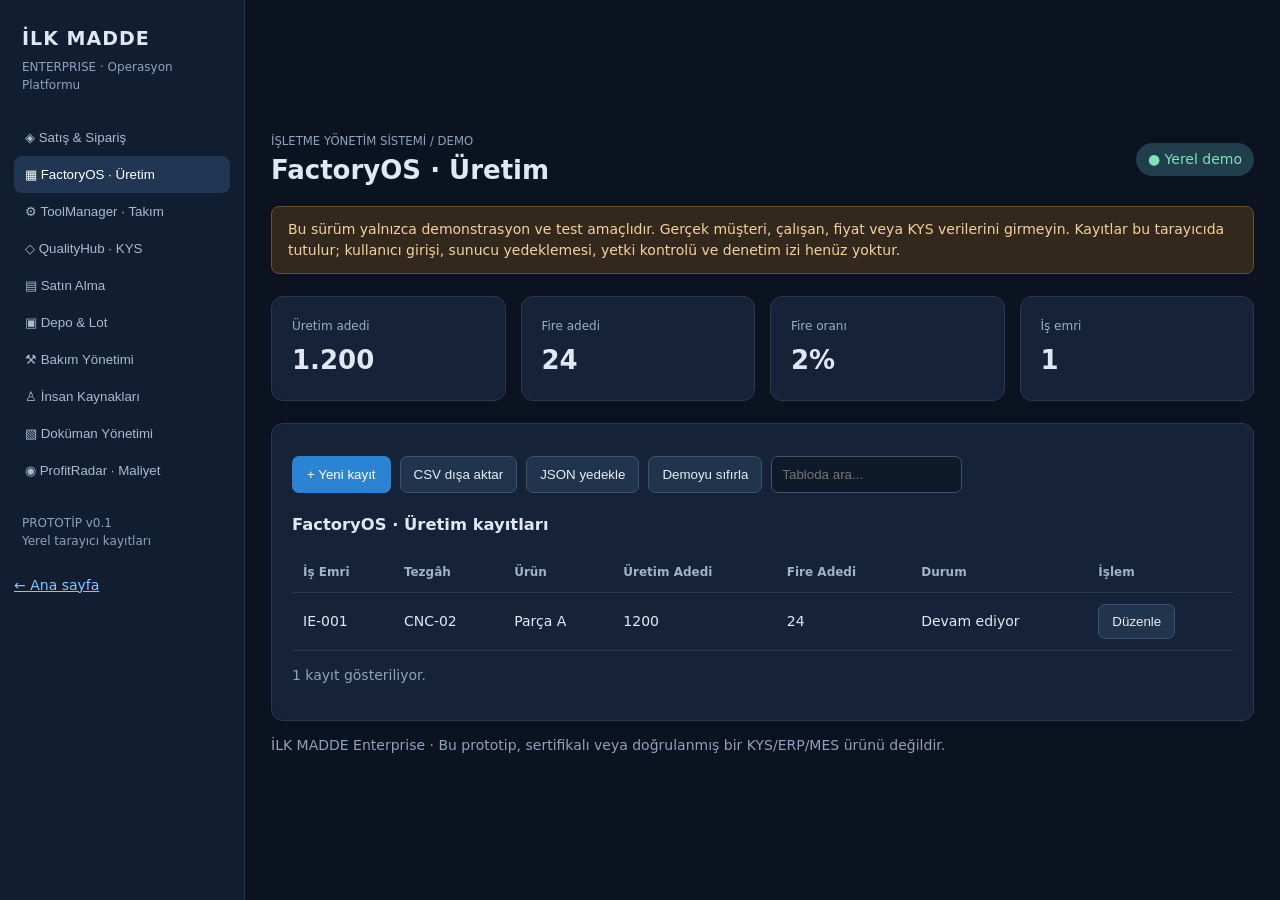
<file: enterprise.html>
<!doctype html><html lang="tr"><head><meta charset="utf-8"><meta name="viewport" content="width=device-width,initial-scale=1"><title>İLK MADDE Enterprise | Operasyon Yönetimi</title><style>
:root{font:14px/1.5 system-ui,Segoe UI,sans-serif;color:#dfe8f4;background:#0b1220}*{box-sizing:border-box}body{margin:0;display:flex;min-height:100vh}aside{width:245px;background:#111d30;padding:24px 14px;flex-shrink:0;border-right:1px solid #26354c}aside h2{font-size:19px;letter-spacing:1px;margin:0 8px 5px}aside p{font-size:12px;color:#8ea3bd;margin:0 8px 25px}nav button{display:block;width:100%;text-align:left;background:none;color:#aabbd0;border:0;border-radius:8px;padding:11px;cursor:pointer}nav button.active,nav button:hover{background:#213653;color:#fff}main{flex:1;min-width:0;padding:26px;max-width:1500px;margin:auto}header{display:flex;align-items:center;justify-content:space-between;gap:12px;flex-wrap:wrap}h1{font-size:26px;margin:0}h3{margin:0 0 15px}small,.muted{color:#8ea3bd}.pill{background:#203e4b;color:#7ee3b5;border-radius:50px;padding:6px 12px}.stats{display:grid;grid-template-columns:repeat(4,minmax(140px,1fr));gap:15px;margin:22px 0}.panel,.stat{background:#152237;border:1px solid #283950;border-radius:12px;padding:20px}.stat label{color:#9bb0c8;font-size:12px;display:block}.stat strong{font-size:26px;display:block;margin-top:6px}.toolbar{display:flex;flex-wrap:wrap;gap:9px;margin:12px 0 20px}button.primary{background:#2b83d3;color:white;border:0;border-radius:7px;padding:10px 15px;cursor:pointer}button.outline{background:#21344d;color:#e5edf6;border:1px solid #3c5270;border-radius:7px;padding:9px 13px;cursor:pointer}input,select{background:#0e1929;color:#fff;border:1px solid #40536e;padding:10px;border-radius:7px;max-width:100%}table{border-collapse:collapse;width:100%;min-width:690px}th,td{border-bottom:1px solid #2a3b52;padding:11px;text-align:left}th{color:#9fb3cd;font-size:12px}td{color:#e1e9f4}.scroll{overflow:auto}.tag{background:#243c53;border-radius:5px;padding:3px 7px;font-size:12px}.warning{color:#ffc77c}.good{color:#75e0b5}.notice{background:#32291c;border:1px solid #655032;color:#f3d19e;padding:12px 16px;border-radius:8px;margin:16px 0}dialog{background:#152237;color:white;border:1px solid #425a77;border-radius:12px;max-width:450px;width:95%}dialog::backdrop{background:#000a}form{display:grid;gap:12px}form label{display:grid;gap:5px}section[hidden]{display:none}a{color:#81c8ff}@media(max-width:850px){body{display:block}aside{width:100%;padding:15px}nav{display:flex;overflow:auto}nav button{white-space:nowrap;width:auto}main{padding:16px}.stats{grid-template-columns:repeat(2,1fr)}}@media(max-width:420px){.stats{grid-template-columns:1fr 1fr}.stat{padding:12px}.stat strong{font-size:20px}}
</style></head><body><aside><h2>İLK MADDE</h2><p>ENTERPRISE · Operasyon Platformu</p><nav id="nav"></nav><p style="margin-top:25px">PROTOTİP v0.1<br>Yerel tarayıcı kayıtları</p><a href="index.html">← Ana sayfa</a></aside><main><header><div><small>İŞLETME YÖNETİM SİSTEMİ / DEMO</small><h1 id="heading">Genel Bakış</h1></div><span class="pill">● Yerel demo</span></header><div class="notice">Bu sürüm yalnızca demonstrasyon ve test amaçlıdır. Gerçek müşteri, çalışan, fiyat veya KYS verilerini girmeyin. Kayıtlar bu tarayıcıda tutulur; kullanıcı girişi, sunucu yedeklemesi, yetki kontrolü ve denetim izi henüz yoktur.</div><div class="stats" id="stats"></div><div class="panel"><div class="toolbar"><button class="primary" id="add">+ Yeni kayıt</button><button class="outline" id="export">CSV dışa aktar</button><button class="outline" id="backup">JSON yedekle</button><button class="outline" id="reset">Demoyu sıfırla</button><input id="filter" placeholder="Tabloda ara..." aria-label="Tabloda ara"></div><h3 id="tabletitle">Kayıtlar</h3><div class="scroll"><table><thead id="thead"></thead><tbody id="tbody"></tbody></table></div><p class="muted" id="count"></p></div><p class="muted">İLK MADDE Enterprise · Bu prototip, sertifikalı veya doğrulanmış bir KYS/ERP/MES ürünü değildir.</p></main><dialog id="dlg"><h3 id="dlgtitle">Yeni kayıt</h3><form id="form"></form></dialog><script>
"use strict";
const modules=[
{id:"orders",name:"Satış & Sipariş",icon:"◈",fields:[["no","Sipariş No"],["customer","Müşteri"],["product","Ürün"],["qty","Adet","number"],["status","Durum"]]},
{id:"production",name:"FactoryOS · Üretim",icon:"▦",fields:[["no","İş Emri"],["machine","Tezgâh"],["product","Ürün"],["qty","Üretim Adedi","number"],["scrap","Fire Adedi","number"],["status","Durum"]]},
{id:"tools",name:"ToolManager · Takım",icon:"⚙",fields:[["no","Takım Kodu"],["name","Takım"],["machine","Tezgâh"],["stock","Stok","number"],["min","Minimum","number"]]},
{id:"quality",name:"QualityHub · KYS",icon:"◇",fields:[["no","Uygunsuzluk No"],["process","Süreç"],["issue","Uygunsuzluk"],["owner","Sorumlu"],["status","Durum"]]},
{id:"purchasing",name:"Satın Alma",icon:"▤",fields:[["no","Talep No"],["supplier","Tedarikçi"],["item","Malzeme"],["qty","Miktar","number"],["status","Durum"]]},
{id:"inventory",name:"Depo & Lot",icon:"▣",fields:[["lot","Lot No"],["item","Malzeme"],["qty","Stok","number"],["unit","Birim"],["location","Konum"]]},
{id:"maintenance",name:"Bakım Yönetimi",icon:"⚒",fields:[["no","Bakım No"],["equipment","Ekipman"],["action","Faaliyet"],["date","Plan Tarihi","date"],["status","Durum"]]},
{id:"hr",name:"İnsan Kaynakları",icon:"♙",fields:[["no","Personel Kodu"],["department","Bölüm"],["role","Görev"],["training","Eğitim"],["status","Durum"]]},
{id:"documents",name:"Doküman Yönetimi",icon:"▧",fields:[["code","Doküman Kodu"],["name","Doküman Adı"],["rev","Revizyon"],["owner","Sorumlu"],["status","Durum"]]},
{id:"profit",name:"ProfitRadar · Maliyet",icon:"◉",fields:[["product","Ürün"],["qty","Üretim Adedi","number"],["unitCost","Birim Maliyet (TL)","number"],["unitPrice","Birim Satış (TL)","number"],["scrap","Fire Adedi","number"]]}
];
const seed={orders:[{no:"SP-001",customer:"Örnek Müşteri",product:"Parça A",qty:1200,status:"Planlandı"}],production:[{no:"IE-001",machine:"CNC-02",product:"Parça A",qty:1200,scrap:24,status:"Devam ediyor"}],tools:[{no:"TK-001",name:"Karbür uç",machine:"CNC-02",stock:8,min:10}],quality:[{no:"DF-001",process:"Üretim",issue:"Örnek ölçü uygunsuzluğu",owner:"Kalite",status:"Açık"}],purchasing:[{no:"ST-001",supplier:"Örnek Tedarikçi",item:"Çubuk hammadde",qty:300,status:"Onay bekliyor"}],inventory:[{lot:"LOT-001",item:"Çubuk hammadde",qty:300,unit:"kg",location:"Raf A"}],maintenance:[{no:"BK-001",equipment:"CNC-02",action:"Periyodik bakım",date:"2026-12-01",status:"Planlandı"}],hr:[{no:"PRS-001",department:"Üretim",role:"Operatör",training:"İşbaşı eğitimi",status:"Planlandı"}],documents:[{code:"PR-001",name:"Örnek Prosedür",rev:"00",owner:"Kalite",status:"Taslak"}],profit:[{product:"Parça A",qty:1200,unitCost:18,unitPrice:27,scrap:24}]};
const key="ilkmadde-enterprise-demo-v1";let data;try{data=JSON.parse(localStorage.getItem(key))||structuredClone(seed)}catch{data=structuredClone(seed)}let current="production";const $=x=>document.getElementById(x),fmt=new Intl.NumberFormat("tr-TR",{maximumFractionDigits:2});
function persist(){try{localStorage.setItem(key,JSON.stringify(data))}catch{alert("Tarayıcı kaydı yapılamadı. JSON yedek alın.")}}
function safe(t){return String(t??"")};function download(name,content,type){const blob=new Blob([content],{type}),url=URL.createObjectURL(blob),a=document.createElement("a");a.href=url;a.download=name;a.click();setTimeout(()=>URL.revokeObjectURL(url),1500)}
function render(){const mod=modules.find(x=>x.id===current);$("heading").textContent=mod.name;$("tabletitle").textContent=mod.name+" kayıtları";$("nav").replaceChildren();for(const m of modules){const b=document.createElement("button");b.textContent=m.icon+"  "+m.name;b.className=m.id===current?"active":"";b.onclick=()=>{current=m.id;$("filter").value="";render()};$("nav").append(b)}
const rows=data[current]||[];let cards=[["Toplam kayıt",rows.length],["Aktif modül",mod.name.split(" · ")[0]],["Veri kaynağı","Yerel demo"],["Durum","Prototip"]];
if(current==="production"){const total=rows.reduce((a,r)=>a+Number(r.qty||0),0),scrap=rows.reduce((a,r)=>a+Number(r.scrap||0),0);cards=[["Üretim adedi",fmt.format(total)],["Fire adedi",fmt.format(scrap)],["Fire oranı",total?fmt.format(scrap/total*100)+"%":"—"],["İş emri",rows.length]]}
if(current==="profit"){const revenue=rows.reduce((a,r)=>a+Math.max(0,Number(r.qty||0)-Number(r.scrap||0))*Number(r.unitPrice||0),0),cost=rows.reduce((a,r)=>a+Number(r.qty||0)*Number(r.unitCost||0),0);cards=[["Tahmini gelir",fmt.format(revenue)+" TL"],["Tahmini maliyet",fmt.format(cost)+" TL"],["Tahmini katkı",fmt.format(revenue-cost)+" TL"],["Ürün",rows.length]]}
if(current==="tools"){cards=[["Takım çeşidi",rows.length],["Toplam stok",fmt.format(rows.reduce((a,r)=>a+Number(r.stock||0),0))],["Minimum altı",rows.filter(r=>Number(r.stock)<Number(r.min)).length],["Veri kaynağı","Yerel demo"]]}
$("stats").replaceChildren();for(const [k,v] of cards){const d=document.createElement("div");d.className="stat";const label=document.createElement("label"),strong=document.createElement("strong");label.textContent=k;strong.textContent=v;d.append(label,strong);$("stats").append(d)}
$("thead").replaceChildren();const tr=document.createElement("tr");for(const f of mod.fields){const th=document.createElement("th");th.textContent=f[1];tr.append(th)}const extra=document.createElement("th");extra.textContent="İşlem";tr.append(extra);$("thead").append(tr);$("tbody").replaceChildren();const query=$("filter").value.toLocaleLowerCase("tr-TR");let count=0;rows.forEach((r,i)=>{if(!Object.values(r).some(v=>safe(v).toLocaleLowerCase("tr-TR").includes(query)))return;count++;const tr=document.createElement("tr");for(const f of mod.fields){const td=document.createElement("td");td.textContent=safe(r[f[0]]);tr.append(td)}const td=document.createElement("td"),btn=document.createElement("button");btn.className="outline";btn.textContent="Düzenle";btn.onclick=()=>edit(i);td.append(btn);tr.append(td);$("tbody").append(tr)});$("count").textContent=count+" kayıt gösteriliyor."}
function edit(index){const mod=modules.find(x=>x.id===current);$("dlgtitle").textContent=(index==null?"Yeni kayıt · ":"Kayıt düzenle · ")+mod.name;const form=$("form");form.replaceChildren();for(const [field,label,type] of mod.fields){const wrapper=document.createElement("label");wrapper.textContent=label;const input=document.createElement("input");input.name=field;input.type=type||"text";input.required=true;if(type==="number"){input.min="0";input.step="any"}input.value=index==null?"":safe(data[current][index][field]);wrapper.append(input);form.append(wrapper)}const actions=document.createElement("div");actions.className="toolbar";const save=document.createElement("button");save.type="submit";save.className="primary";save.textContent="Kaydet";const cancel=document.createElement("button");cancel.type="button";cancel.className="outline";cancel.textContent="Vazgeç";cancel.onclick=()=>$("dlg").close();actions.append(save,cancel);if(index!=null){const del=document.createElement("button");del.type="button";del.className="outline";del.textContent="Sil";del.onclick=()=>{if(confirm("Kaydı silmek istiyor musunuz?")){data[current].splice(index,1);persist();$("dlg").close();render()}};actions.append(del)}form.append(actions);form.onsubmit=e=>{e.preventDefault();const r={};for(const [field,,type] of mod.fields){const val=form.elements.namedItem(field).value;r[field]=type==="number"?Number(val):val}if(current==="production"&&r.scrap>r.qty){alert("Fire adedi üretim adedinden büyük olamaz.");return}if(current==="profit"&&r.scrap>r.qty){alert("Fire adedi üretim adedinden büyük olamaz.");return}if(index==null)data[current].push(r);else data[current][index]=r;persist();$("dlg").close();render()};$("dlg").showModal()}
$("add").onclick=()=>edit(null);$("filter").oninput=render;
$("export").onclick=()=>{const m=modules.find(x=>x.id===current),escapeCsv=x=>'"'+safe(x).replaceAll('"','""')+'"';const rows=[m.fields.map(f=>escapeCsv(f[1])).join(";"),...(data[current]||[]).map(r=>m.fields.map(f=>escapeCsv(r[f[0]])).join(";"))];download("ilkmadde-"+current+".csv","\uFEFF"+rows.join("\r\n"),"text/csv;charset=utf-8")};
$("backup").onclick=()=>download("ilkmadde-demo-yedek.json",JSON.stringify({version:1,exportedAt:new Date().toISOString(),modules:data},null,2),"application/json");
$("reset").onclick=()=>{if(confirm("Tüm yerel demo kayıtları silinip örnek veriler yüklensin mi?")){data=structuredClone(seed);persist();render()}};render();
</script></body></html>
</file>
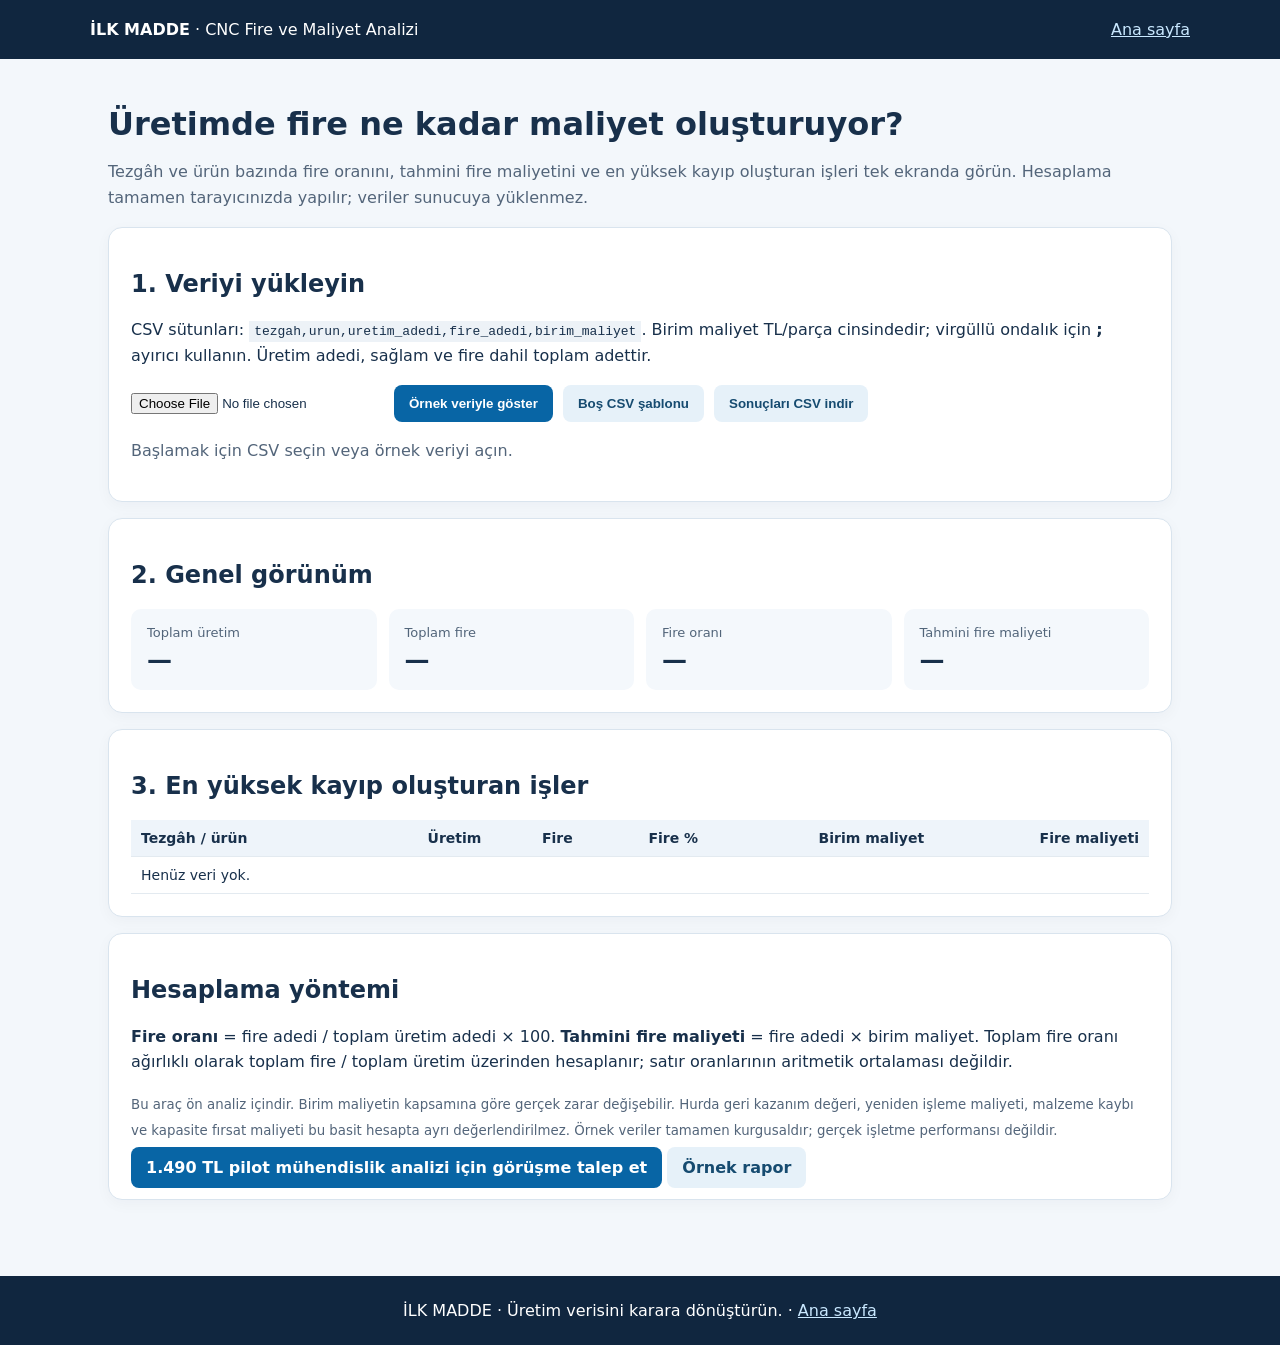
<file: fire-analizi.html>
<!doctype html>
<html lang="tr"><head><meta charset="utf-8"><meta name="viewport" content="width=device-width,initial-scale=1">
<title>İLK MADDE | CNC Fire ve Maliyet Analizi</title>
<meta name="description" content="CNC tezgâh ve ürün bazında üretim, fire oranı ve tahmini fire maliyetini çevrimdışı hesaplayın.">
<style>
:root{font-family:system-ui,-apple-system,Segoe UI,sans-serif;color:#18304b;background:#f3f7fb}*{box-sizing:border-box}body{margin:0}header{background:#10263f;color:#fff;padding:20px max(18px,calc((100vw - 1100px)/2))}header a{color:#c9e8ff}main{max-width:1100px;margin:auto;padding:25px 18px 60px}h1{margin-bottom:6px}p{line-height:1.6}.muted{color:#53657a}.panel{background:white;border:1px solid #d9e4ee;border-radius:14px;padding:22px;margin:16px 0;box-shadow:0 4px 15px #12283c09}.controls{display:flex;flex-wrap:wrap;gap:10px;align-items:center}button,.btn{border:0;border-radius:8px;background:#0865a5;color:white;padding:11px 15px;cursor:pointer;font-weight:600;text-decoration:none}button.secondary,.btn.secondary{background:#e6f1f9;color:#164b70}input[type=file]{max-width:100%}.cards{display:grid;grid-template-columns:repeat(auto-fit,minmax(170px,1fr));gap:12px}.metric{background:#f4f8fc;padding:16px;border-radius:10px}.metric span{display:block;font-size:13px;color:#52657a}.metric strong{display:block;font-size:25px;margin-top:5px}table{border-collapse:collapse;width:100%;font-size:14px}th,td{border-bottom:1px solid #e3eaf0;text-align:right;padding:10px;white-space:nowrap}th:first-child,td:first-child{text-align:left}th{background:#eef4fa} .scroll{overflow:auto}.error{color:#a12424}.ok{color:#155d40}code{background:#edf2f7;padding:3px 5px}small{line-height:1.5}footer{padding:25px;text-align:center;background:#10263f;color:white}footer a{color:#c9e8ff}
</style></head><body><header><b>İLK MADDE</b> · CNC Fire ve Maliyet Analizi <a style="float:right" href="index.html">Ana sayfa</a></header><main>
<h1>Üretimde fire ne kadar maliyet oluşturuyor?</h1><p class="muted">Tezgâh ve ürün bazında fire oranını, tahmini fire maliyetini ve en yüksek kayıp oluşturan işleri tek ekranda görün. Hesaplama tamamen tarayıcınızda yapılır; veriler sunucuya yüklenmez.</p>
<section class="panel"><h2>1. Veriyi yükleyin</h2><p>CSV sütunları: <code>tezgah,urun,uretim_adedi,fire_adedi,birim_maliyet</code>. Birim maliyet TL/parça cinsindedir; virgüllü ondalık için <b>;</b> ayırıcı kullanın. Üretim adedi, sağlam ve fire dahil toplam adettir.</p><div class="controls"><input id="file" type="file" accept=".csv,text/csv"><button id="demo">Örnek veriyle göster</button><button id="template" class="secondary">Boş CSV şablonu</button><button id="export" class="secondary">Sonuçları CSV indir</button></div><p id="status" role="status" class="muted">Başlamak için CSV seçin veya örnek veriyi açın.</p></section>
<section class="panel"><h2>2. Genel görünüm</h2><div class="cards"><div class="metric"><span>Toplam üretim</span><strong id="total">—</strong></div><div class="metric"><span>Toplam fire</span><strong id="scrap">—</strong></div><div class="metric"><span>Fire oranı</span><strong id="rate">—</strong></div><div class="metric"><span>Tahmini fire maliyeti</span><strong id="cost">—</strong></div></div></section>
<section class="panel"><h2>3. En yüksek kayıp oluşturan işler</h2><div class="scroll"><table><thead><tr><th>Tezgâh / ürün</th><th>Üretim</th><th>Fire</th><th>Fire %</th><th>Birim maliyet</th><th>Fire maliyeti</th></tr></thead><tbody id="rows"><tr><td colspan="6">Henüz veri yok.</td></tr></tbody></table></div></section>
<section class="panel"><h2>Hesaplama yöntemi</h2><p><b>Fire oranı</b> = fire adedi / toplam üretim adedi × 100. <b>Tahmini fire maliyeti</b> = fire adedi × birim maliyet. Toplam fire oranı ağırlıklı olarak toplam fire / toplam üretim üzerinden hesaplanır; satır oranlarının aritmetik ortalaması değildir.</p><p class="muted"><small>Bu araç ön analiz içindir. Birim maliyetin kapsamına göre gerçek zarar değişebilir. Hurda geri kazanım değeri, yeniden işleme maliyeti, malzeme kaybı ve kapasite fırsat maliyeti bu basit hesapta ayrı değerlendirilmez. Örnek veriler tamamen kurgusaldır; gerçek işletme performansı değildir.</small></p><a class="btn" href="on-gorusme.html?kaynak=fire-analizi">1.490 TL pilot mühendislik analizi için görüşme talep et</a> <a class="btn secondary" href="ornek-analiz.html">Örnek rapor</a></section>
</main><footer>İLK MADDE · Üretim verisini karara dönüştürün. · <a href="index.html">Ana sayfa</a></footer>
<script>
"use strict";
const $=id=>document.getElementById(id),fmt=new Intl.NumberFormat("tr-TR",{maximumFractionDigits:2}),money=n=>fmt.format(n)+" TL";let records=[];
const demo=[["CNC-02","Parça A",12000,240,18.5],["CNC-04","Parça B",8500,68,43.2],["CNC-06","Parça C",7200,360,31.7],["CNC-09","Parça D",5000,175,64.1]];
function number(v){const s=String(v??"").trim().replace(/\s/g,"");if(!s)return NaN;const normalized=s.includes(",")?s.replace(/\./g,"").replace(",","."):s;return Number(normalized)}
function parseLine(line,sep){let fields=[],cur="",quoted=false;for(let i=0;i<line.length;i++){const c=line[i];if(c==='"'){if(quoted&&line[i+1]==='"'){cur+='"';i++}else quoted=!quoted}else if(c===sep&&!quoted){fields.push(cur);cur=""}else cur+=c}if(quoted)throw Error("Kapanmamış tırnak işareti.");fields.push(cur);return fields.map(x=>x.trim())}
function parseCsv(text){const lines=text.replace(/^\uFEFF/,"").split(/\r?\n/).filter(x=>x.trim());if(lines.length<2)throw Error("Başlık ve en az bir veri satırı gerekli.");const sep=(lines[0].match(/;/g)||[]).length>(lines[0].match(/,/g)||[]).length?";":",";const headers=parseLine(lines[0],sep).map(x=>x.toLocaleLowerCase("tr-TR"));const required=["tezgah","urun","uretim_adedi","fire_adedi","birim_maliyet"];const ix=required.map(x=>headers.indexOf(x));if(ix.some(x=>x<0))throw Error("Eksik sütun var. Şablonu kullanın.");if(lines.length>10002)throw Error("En fazla 10.000 veri satırı desteklenir.");return lines.slice(1).map((line,i)=>{const f=parseLine(line,sep),r=ix.map(j=>f[j]);const vals=r.slice(2).map(number);if(!r[0]||!r[1]||vals.some(x=>!Number.isFinite(x))||vals.some(x=>x<0)||!Number.isInteger(vals[0])||!Number.isInteger(vals[1])||vals[0]<=0||vals[1]>vals[0])throw Error((i+2)+". satırda geçersiz değer var.");return [r[0],r[1],...vals]})}
function draw(data,label){records=data;const prod=data.reduce((s,r)=>s+r[2],0),scrap=data.reduce((s,r)=>s+r[3],0),cost=data.reduce((s,r)=>s+r[3]*r[4],0);$("total").textContent=fmt.format(prod);$("scrap").textContent=fmt.format(scrap);$("rate").textContent=fmt.format(prod?scrap/prod*100:0)+"%";$("cost").textContent=money(cost);$("rows").replaceChildren();const sorted=[...data].sort((a,b)=>b[3]*b[4]-a[3]*a[4]);for(const r of sorted){const tr=document.createElement("tr");for(const v of [r[0]+" / "+r[1],fmt.format(r[2]),fmt.format(r[3]),fmt.format(r[3]/r[2]*100)+"%",money(r[4]),money(r[3]*r[4])]){const td=document.createElement("td");td.textContent=v;tr.append(td)}$("rows").append(tr)}$("status").textContent=label+" · "+data.length+" kayıt analiz edildi.";$("status").className="ok"}
function download(name,content){const a=document.createElement("a"),url=URL.createObjectURL(new Blob(["\uFEFF"+content],{type:"text/csv;charset=utf-8"}));a.href=url;a.download=name;a.click();setTimeout(()=>URL.revokeObjectURL(url),1000)}
$("demo").onclick=()=>draw(demo,"Kurgusal örnek veri");
$("template").onclick=()=>download("ilk-madde-cnc-sablon.csv","tezgah;urun;uretim_adedi;fire_adedi;birim_maliyet\nCNC-01;Ornek-Parca;1000;20;25,50\n");
$("export").onclick=()=>{if(!records.length){$("status").textContent="Önce veri yükleyin." ;return}const rows=["tezgah;urun;uretim_adedi;fire_adedi;fire_orani_yuzde;birim_maliyet_tl;fire_maliyeti_tl",...records.map(r=>[r[0],r[1],r[2],r[3],(r[3]/r[2]*100).toFixed(2).replace(".",","),String(r[4]).replace(".",","),String(r[3]*r[4]).replace(".",",")].join(";"))];download("ilk-madde-fire-analizi.csv",rows.join("\n"))};
$("file").onchange=async e=>{const file=e.target.files[0];if(!file)return;try{if(file.size>2000000)throw Error("Dosya 2 MB sınırını aşıyor.");draw(parseCsv(await file.text()),file.name)}catch(err){$("status").textContent=err.message;$("status").className="error"}};
</script></body></html>
</file>
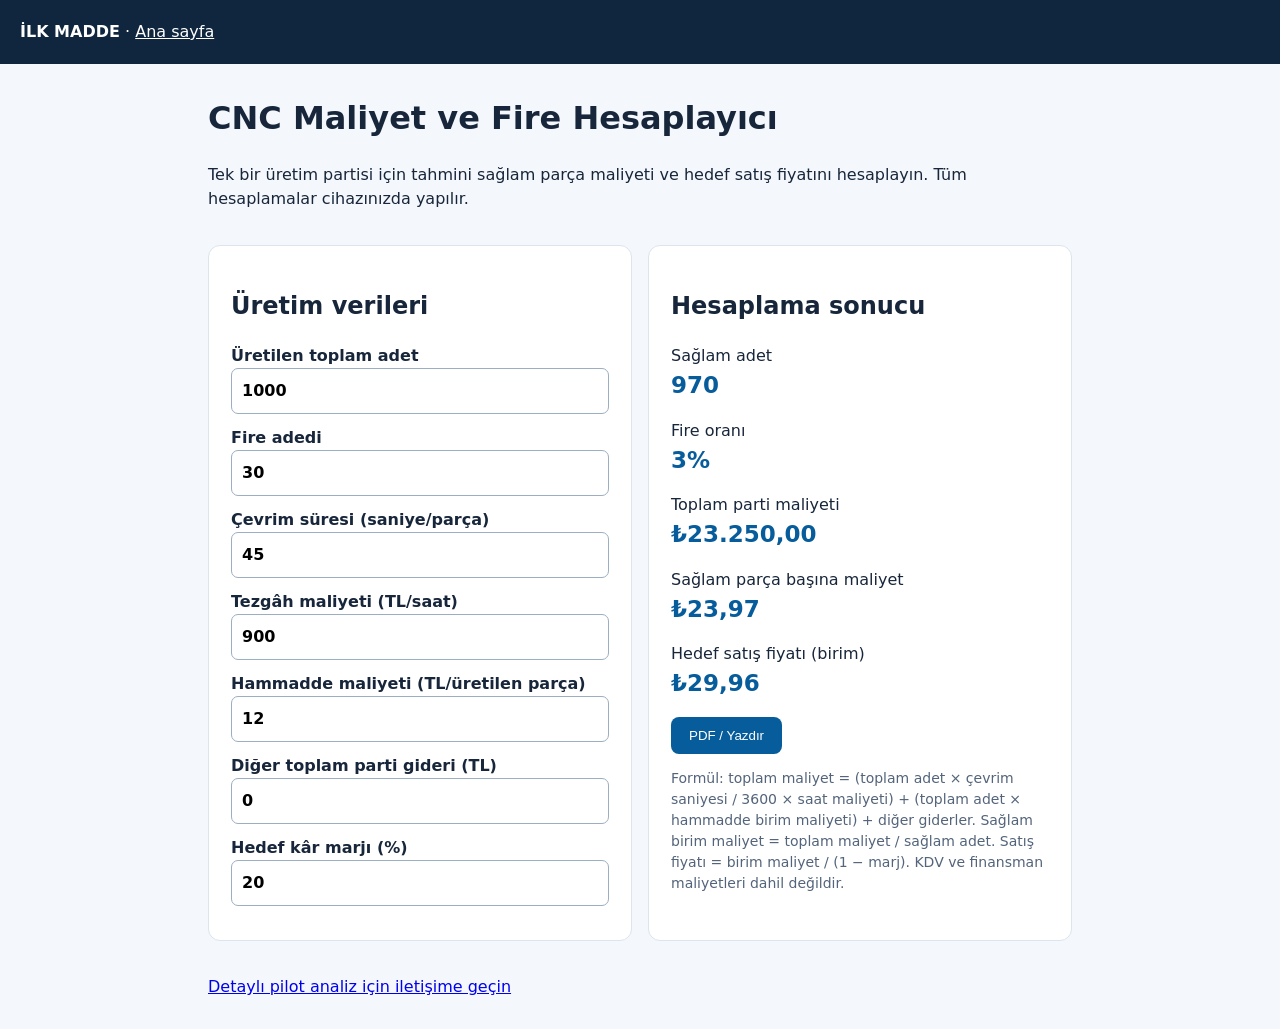
<file: hesaplayici.html>
<!doctype html><html lang="tr"><head><meta charset="utf-8"><meta name="viewport" content="width=device-width,initial-scale=1"><title>İLK MADDE | CNC Maliyet Hesaplayıcı</title><style>*{box-sizing:border-box}body{font:16px/1.5 system-ui,sans-serif;margin:0;background:#f4f7fb;color:#17263a}header{background:#10263f;color:white;padding:20px}header a{color:white}main{max-width:900px;margin:30px auto;padding:0 18px}h1{font-size:32px}.grid{display:grid;grid-template-columns:repeat(auto-fit,minmax(220px,1fr));gap:16px}.panel{background:white;padding:22px;border:1px solid #dce4ed;border-radius:12px;margin:18px 0}label{display:block;font-weight:600;margin:12px 0}input{width:100%;padding:10px;border:1px solid #9caec1;border-radius:7px;font:inherit}output{font-size:23px;font-weight:700;color:#075c9b}button{padding:11px 18px;background:#075c9b;border:0;border-radius:8px;color:white;cursor:pointer}.error{color:#a52b2b;font-weight:600}.muted{color:#53647b;font-size:14px}@media print{button{display:none}body{background:white}}</style></head><body><header><strong>İLK MADDE</strong> · <a href="index.html">Ana sayfa</a></header><main><h1>CNC Maliyet ve Fire Hesaplayıcı</h1><p>Tek bir üretim partisi için tahmini sağlam parça maliyeti ve hedef satış fiyatını hesaplayın. Tüm hesaplamalar cihazınızda yapılır.</p><div class="grid"><section class="panel"><h2>Üretim verileri</h2><label>Üretilen toplam adet<input id="total" type="number" min="1" step="1" value="1000"></label><label>Fire adedi<input id="scrap" type="number" min="0" step="1" value="30"></label><label>Çevrim süresi (saniye/parça)<input id="cycle" type="number" min="0" step="any" value="45"></label><label>Tezgâh maliyeti (TL/saat)<input id="hour" type="number" min="0" step="any" value="900"></label><label>Hammadde maliyeti (TL/üretilen parça)<input id="material" type="number" min="0" step="any" value="12"></label><label>Diğer toplam parti gideri (TL)<input id="other" type="number" min="0" step="any" value="0"></label><label>Hedef kâr marjı (%)<input id="margin" type="number" min="0" max="99.99" step="any" value="20"></label></section><section class="panel"><h2>Hesaplama sonucu</h2><p id="error" class="error" role="alert"></p><p>Sağlam adet<br><output id="good">—</output></p><p>Fire oranı<br><output id="scrapRate">—</output></p><p>Toplam parti maliyeti<br><output id="batch">—</output></p><p>Sağlam parça başına maliyet<br><output id="unit">—</output></p><p>Hedef satış fiyatı (birim)<br><output id="sale">—</output></p><button onclick="window.print()">PDF / Yazdır</button><p class="muted">Formül: toplam maliyet = (toplam adet × çevrim saniyesi / 3600 × saat maliyeti) + (toplam adet × hammadde birim maliyeti) + diğer giderler. Sağlam birim maliyet = toplam maliyet / sağlam adet. Satış fiyatı = birim maliyet / (1 − marj). KDV ve finansman maliyetleri dahil değildir.</p></section></div><p><a href="on-gorusme.html?kaynak=hesaplayici">Detaylı pilot analiz için iletişime geçin</a></p></main><script>const ids=['total','scrap','cycle','hour','material','other','margin'];const money=n=>new Intl.NumberFormat('tr-TR',{style:'currency',currency:'TRY',maximumFractionDigits:2}).format(n);const num=n=>new Intl.NumberFormat('tr-TR',{maximumFractionDigits:2}).format(n);function update(){let [t,s,c,h,m,o,p]=ids.map(id=>Number(document.getElementById(id).value));let err='';if(ids.some(id=>document.getElementById(id).value.trim()===''))err='Tüm alanları doldurun.';else if(![t,s,c,h,m,o,p].every(Number.isFinite)||[t,s,c,h,m,o,p].some(x=>x<0)||!Number.isInteger(t)||!Number.isInteger(s)||t<=0||s>=t||p>=100)err='Adetler tam sayı olmalı; toplam adet sıfırdan büyük, fire toplam adetten küçük, marj %100 altında ve tüm değerler negatif olmayan sayılar olmalı.';document.getElementById('error').textContent=err;let out=['good','scrapRate','batch','unit','sale'];if(err){out.forEach(id=>document.getElementById(id).textContent='—');return}let g=t-s,b=t*c/3600*h+t*m+o,u=b/g;document.getElementById('good').textContent=num(g);document.getElementById('scrapRate').textContent=num(s/t*100)+'%';document.getElementById('batch').textContent=money(b);document.getElementById('unit').textContent=money(u);document.getElementById('sale').textContent=money(u/(1-p/100))}ids.forEach(id=>document.getElementById(id).addEventListener('input',update));update();</script></body></html>
</file>
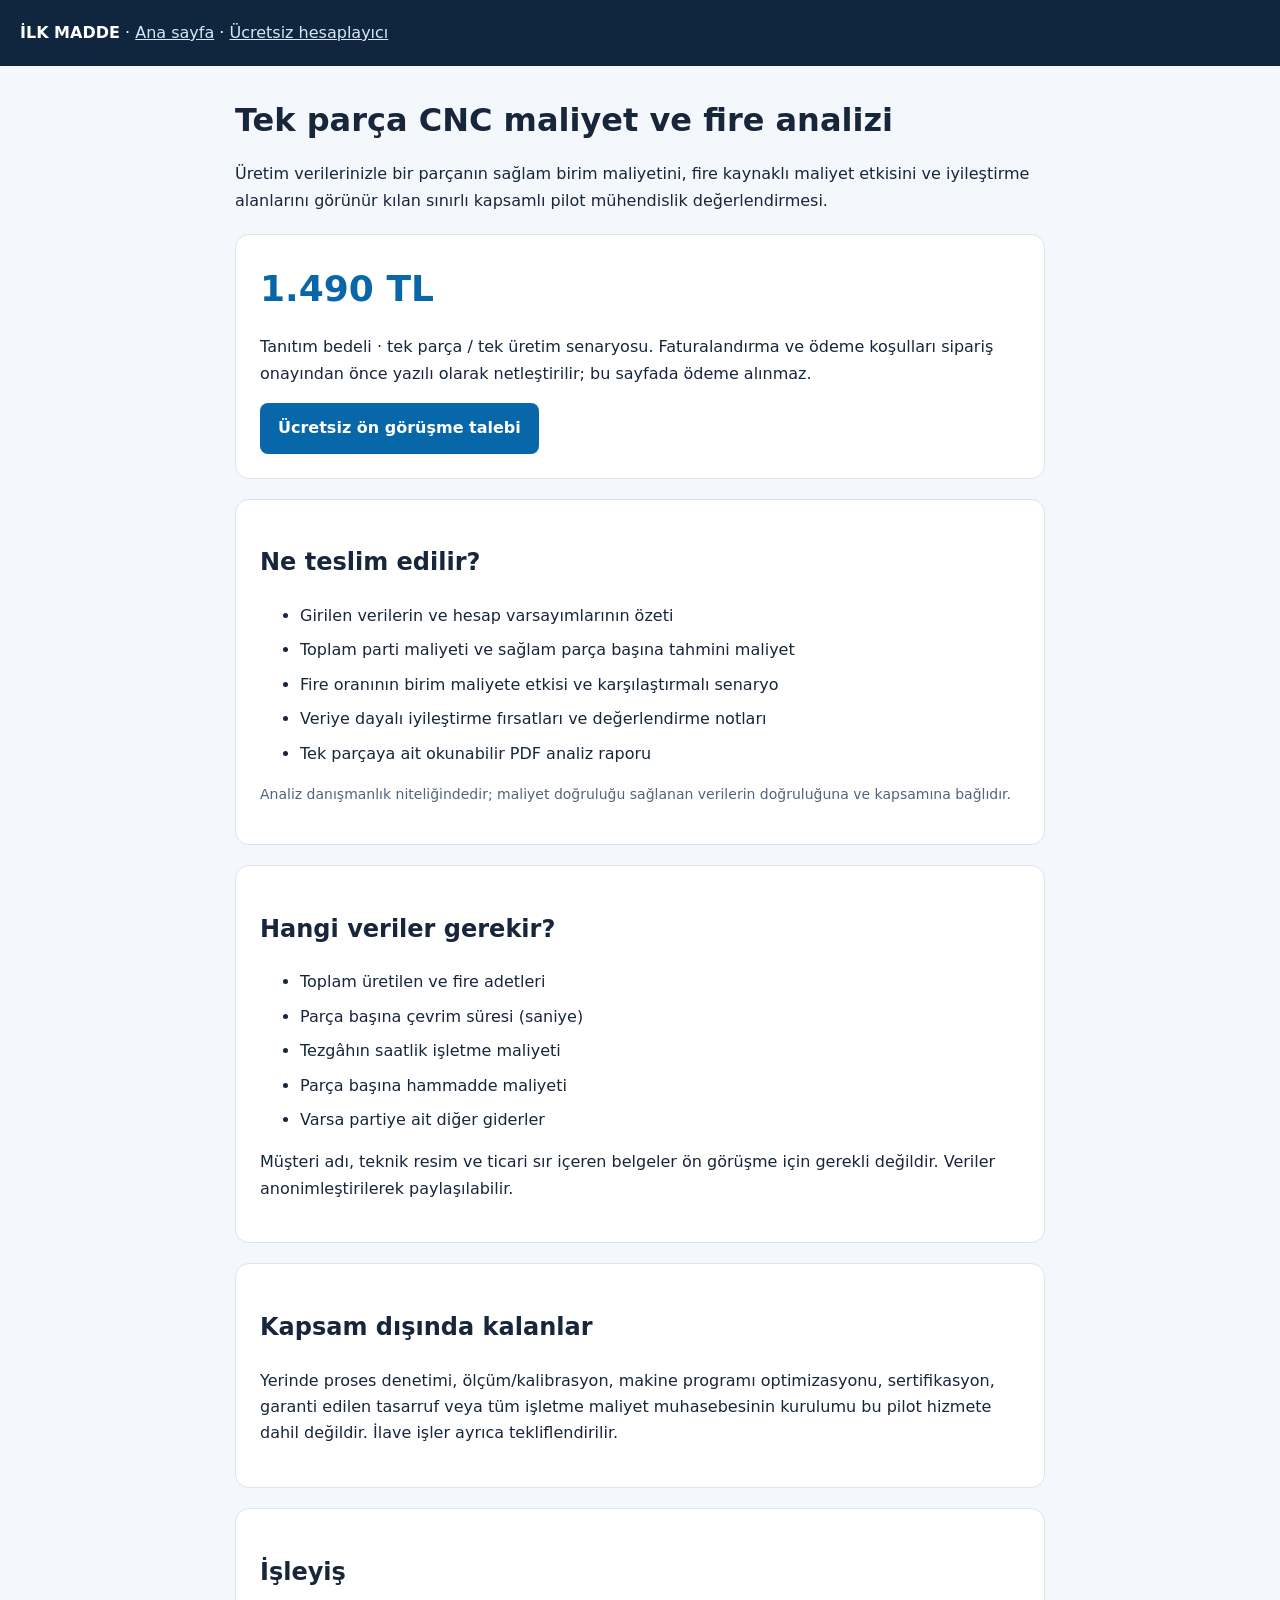
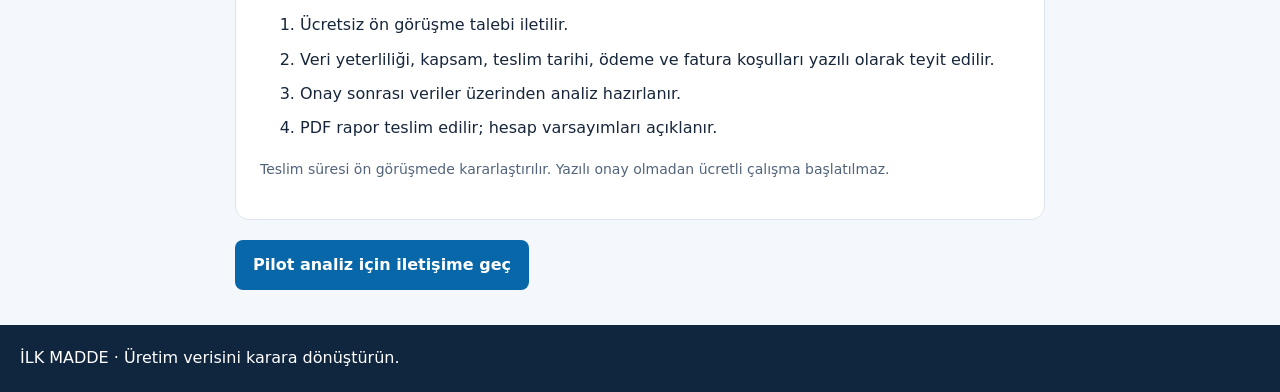
<file: hizmet-kapsami.html>
<!doctype html><html lang="tr"><head><meta charset="utf-8"><meta name="viewport" content="width=device-width,initial-scale=1"><meta name="description" content="İLK MADDE CNC pilot maliyet ve fire analizi kapsamı, veri gereksinimleri ve teslimat bilgileri."><title>Pilot Analiz Kapsamı | İLK MADDE</title><style>*{box-sizing:border-box}body{margin:0;background:#f4f7fb;color:#17263a;font:16px/1.65 system-ui,sans-serif}header,footer{background:#10263f;color:white;padding:20px}header a,footer a{color:#d7e7f5}main{max-width:850px;margin:35px auto;padding:0 20px}.card{background:white;border:1px solid #dce4ed;border-radius:14px;padding:24px;margin:20px 0}h1{line-height:1.2}.price{font-size:36px;font-weight:800;color:#0867a8}.btn{display:inline-block;background:#0867a8;color:white;padding:12px 18px;border-radius:8px;text-decoration:none;font-weight:700}a{color:#075c9b}.note{font-size:14px;color:#52647b}li{margin:8px 0}</style></head><body><header><strong>İLK MADDE</strong> · <a href="index.html">Ana sayfa</a> · <a href="hesaplayici.html">Ücretsiz hesaplayıcı</a></header><main><h1>Tek parça CNC maliyet ve fire analizi</h1><p>Üretim verilerinizle bir parçanın sağlam birim maliyetini, fire kaynaklı maliyet etkisini ve iyileştirme alanlarını görünür kılan sınırlı kapsamlı pilot mühendislik değerlendirmesi.</p><section class="card"><div class="price">1.490 TL</div><p>Tanıtım bedeli · tek parça / tek üretim senaryosu. Faturalandırma ve ödeme koşulları sipariş onayından önce yazılı olarak netleştirilir; bu sayfada ödeme alınmaz.</p><a class="btn" href="on-gorusme.html?kaynak=hizmet-kapsami">Ücretsiz ön görüşme talebi</a></section><section class="card"><h2>Ne teslim edilir?</h2><ul><li>Girilen verilerin ve hesap varsayımlarının özeti</li><li>Toplam parti maliyeti ve sağlam parça başına tahmini maliyet</li><li>Fire oranının birim maliyete etkisi ve karşılaştırmalı senaryo</li><li>Veriye dayalı iyileştirme fırsatları ve değerlendirme notları</li><li>Tek parçaya ait okunabilir PDF analiz raporu</li></ul><p class="note">Analiz danışmanlık niteliğindedir; maliyet doğruluğu sağlanan verilerin doğruluğuna ve kapsamına bağlıdır.</p></section><section class="card"><h2>Hangi veriler gerekir?</h2><ul><li>Toplam üretilen ve fire adetleri</li><li>Parça başına çevrim süresi (saniye)</li><li>Tezgâhın saatlik işletme maliyeti</li><li>Parça başına hammadde maliyeti</li><li>Varsa partiye ait diğer giderler</li></ul><p>Müşteri adı, teknik resim ve ticari sır içeren belgeler ön görüşme için gerekli değildir. Veriler anonimleştirilerek paylaşılabilir.</p></section><section class="card"><h2>Kapsam dışında kalanlar</h2><p>Yerinde proses denetimi, ölçüm/kalibrasyon, makine programı optimizasyonu, sertifikasyon, garanti edilen tasarruf veya tüm işletme maliyet muhasebesinin kurulumu bu pilot hizmete dahil değildir. İlave işler ayrıca tekliflendirilir.</p></section><section class="card"><h2>İşleyiş</h2><ol><li>Ücretsiz ön görüşme talebi iletilir.</li><li>Veri yeterliliği, kapsam, teslim tarihi, ödeme ve fatura koşulları yazılı olarak teyit edilir.</li><li>Onay sonrası veriler üzerinden analiz hazırlanır.</li><li>PDF rapor teslim edilir; hesap varsayımları açıklanır.</li></ol><p class="note">Teslim süresi ön görüşmede kararlaştırılır. Yazılı onay olmadan ücretli çalışma başlatılmaz.</p></section><a class="btn" href="on-gorusme.html?kaynak=hizmet-kapsami">Pilot analiz için iletişime geç</a></main><footer>İLK MADDE · Üretim verisini karara dönüştürün.</footer></body></html>
</file>
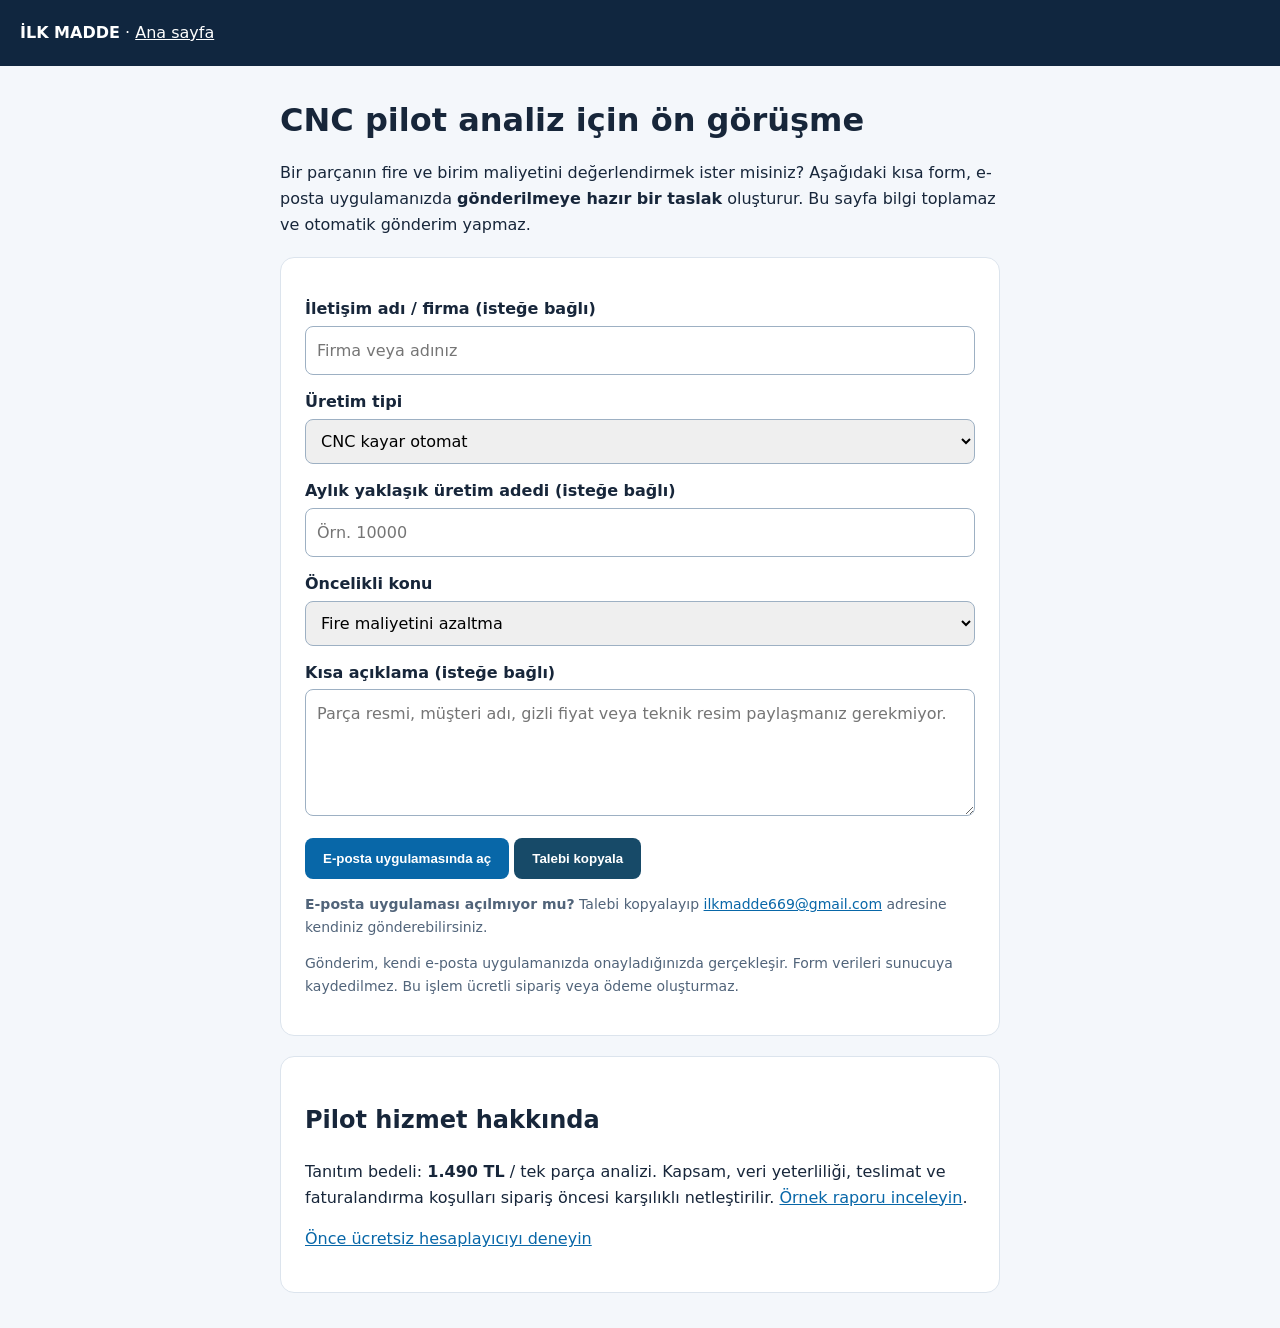
<file: on-gorusme.html>
<!doctype html><html lang="tr"><head><meta charset="utf-8"><meta name="viewport" content="width=device-width,initial-scale=1"><meta name="description" content="İLK MADDE CNC pilot analiz için ücretsiz ön değerlendirme talebi. Verilerinizi paylaşmadan önce kapsamı netleştirin."><title>CNC Pilot Analiz Ön Görüşme | İLK MADDE</title><style>*{box-sizing:border-box}body{margin:0;background:#f4f7fb;color:#17263a;font:16px/1.6 system-ui,sans-serif}header{background:#10263f;color:white;padding:20px}header a{color:white}main{max-width:760px;margin:35px auto;padding:0 20px}form,.card{background:white;border:1px solid #dce4ed;border-radius:14px;padding:24px;margin:20px 0}label{display:block;font-weight:650;margin:14px 0 4px}input,select,textarea{width:100%;padding:11px;font:inherit;border:1px solid #9db0c3;border-radius:8px}button{background:#0867a8;color:white;border:0;border-radius:8px;padding:13px 18px;font-weight:700;cursor:pointer;margin-top:15px}.note{font-size:14px;color:#51647a}h1{line-height:1.2}a{color:#0867a8}</style></head><body><header><strong>İLK MADDE</strong> · <a href="index.html">Ana sayfa</a></header><main><h1>CNC pilot analiz için ön görüşme</h1><p>Bir parçanın fire ve birim maliyetini değerlendirmek ister misiniz? Aşağıdaki kısa form, e-posta uygulamanızda <strong>gönderilmeye hazır bir taslak</strong> oluşturur. Bu sayfa bilgi toplamaz ve otomatik gönderim yapmaz.</p><form id="request"><label for="name">İletişim adı / firma (isteğe bağlı)</label><input id="name" maxlength="120" autocomplete="organization" placeholder="Firma veya adınız"><label for="type">Üretim tipi</label><select id="type"><option>CNC kayar otomat</option><option>CNC torna</option><option>CNC freze</option><option>Diğer talaşlı imalat</option></select><label for="volume">Aylık yaklaşık üretim adedi (isteğe bağlı)</label><input id="volume" type="number" min="0" step="1" placeholder="Örn. 10000"><label for="issue">Öncelikli konu</label><select id="issue"><option>Fire maliyetini azaltma</option><option>Sağlam parça birim maliyeti</option><option>Çevrim süresi ve kapasite</option><option>Teklif fiyatı ve kâr marjı</option></select><label for="note">Kısa açıklama (isteğe bağlı)</label><textarea id="note" maxlength="800" rows="4" placeholder="Parça resmi, müşteri adı, gizli fiyat veya teknik resim paylaşmanız gerekmiyor."></textarea><button type="submit">E-posta uygulamasında aç</button> <button type="button" id="copy" style="background:#174a68">Talebi kopyala</button><p id="feedback" class="note" role="status" aria-live="polite"></p><p class="note"><strong>E-posta uygulaması açılmıyor mu?</strong> Talebi kopyalayıp <a href="mailto:ilkmadde669@gmail.com?subject=ILK%20MADDE%20Pilot%20Analiz%20Talebi">ilkmadde669@gmail.com</a> adresine kendiniz gönderebilirsiniz.</p><p class="note">Gönderim, kendi e-posta uygulamanızda onayladığınızda gerçekleşir. Form verileri sunucuya kaydedilmez. Bu işlem ücretli sipariş veya ödeme oluşturmaz.</p></form><div class="card"><h2>Pilot hizmet hakkında</h2><p>Tanıtım bedeli: <strong>1.490 TL</strong> / tek parça analizi. Kapsam, veri yeterliliği, teslimat ve faturalandırma koşulları sipariş öncesi karşılıklı netleştirilir. <a href="ornek-analiz.html">Örnek raporu inceleyin</a>.</p><p><a href="hesaplayici.html">Önce ücretsiz hesaplayıcıyı deneyin</a></p></div></main><script>
const form=document.getElementById('request'), feedback=document.getElementById('feedback');
function buildRequest(){
 const val=id=>document.getElementById(id).value.trim();
 const n=val('volume');
 if(n && (!/^\d+$/.test(n)||!Number.isSafeInteger(Number(n)))){feedback.textContent='Üretim adedini geçerli bir tam sayı olarak girin.';return null}
 const rawSource=new URLSearchParams(location.search).get('kaynak')||'dogrudan';
 const source=/^[a-z0-9-]{1,32}$/i.test(rawSource)?rawSource:'diger';
 const subject='İLK MADDE | CNC Pilot Analiz Ön Görüşme Talebi ['+source+']';
 const body=['Merhaba İLK MADDE,','','CNC pilot analiz hizmetiniz hakkında ön görüşme talep ediyorum.','','Firma / iletişim: '+(val('name')||'Belirtilmedi'),'Üretim tipi: '+val('type'),'Aylık üretim: '+(n||'Belirtilmedi'),'Öncelikli konu: '+val('issue'),'Açıklama: '+(val('note')||'Belirtilmedi'),'','Bu talep yalnızca e-posta gönderdiğimde size ulaşacaktır.'].join('\n');
 return {subject,body};
}
form.addEventListener('submit',e=>{
 e.preventDefault();const request=buildRequest();if(!request)return;
 feedback.textContent='E-posta uygulamanız açılacak. Mesajın ulaşması için Gönder düğmesine basmanız gerekir.';
 window.location.href='mailto:ilkmadde669@gmail.com?subject='+encodeURIComponent(request.subject)+'&body='+encodeURIComponent(request.body);
});
document.getElementById('copy').addEventListener('click',async()=>{
 const request=buildRequest();if(!request)return;
 const text=request.subject+'\n\n'+request.body;
 try{
  if(navigator.clipboard&&window.isSecureContext){await navigator.clipboard.writeText(text)}
  else{const area=document.createElement('textarea');area.value=text;area.style.position='fixed';area.style.opacity='0';document.body.appendChild(area);area.select();const ok=document.execCommand('copy');area.remove();if(!ok)throw new Error('copy unavailable')}
  feedback.textContent='Talep metni kopyalandı. E-posta adresimize yapıştırıp gönderin.';
 }catch(e){feedback.textContent='Otomatik kopyalama başarısız. E-posta bağlantısını kullanabilirsiniz.'}
});
</script></body></html>
</file>
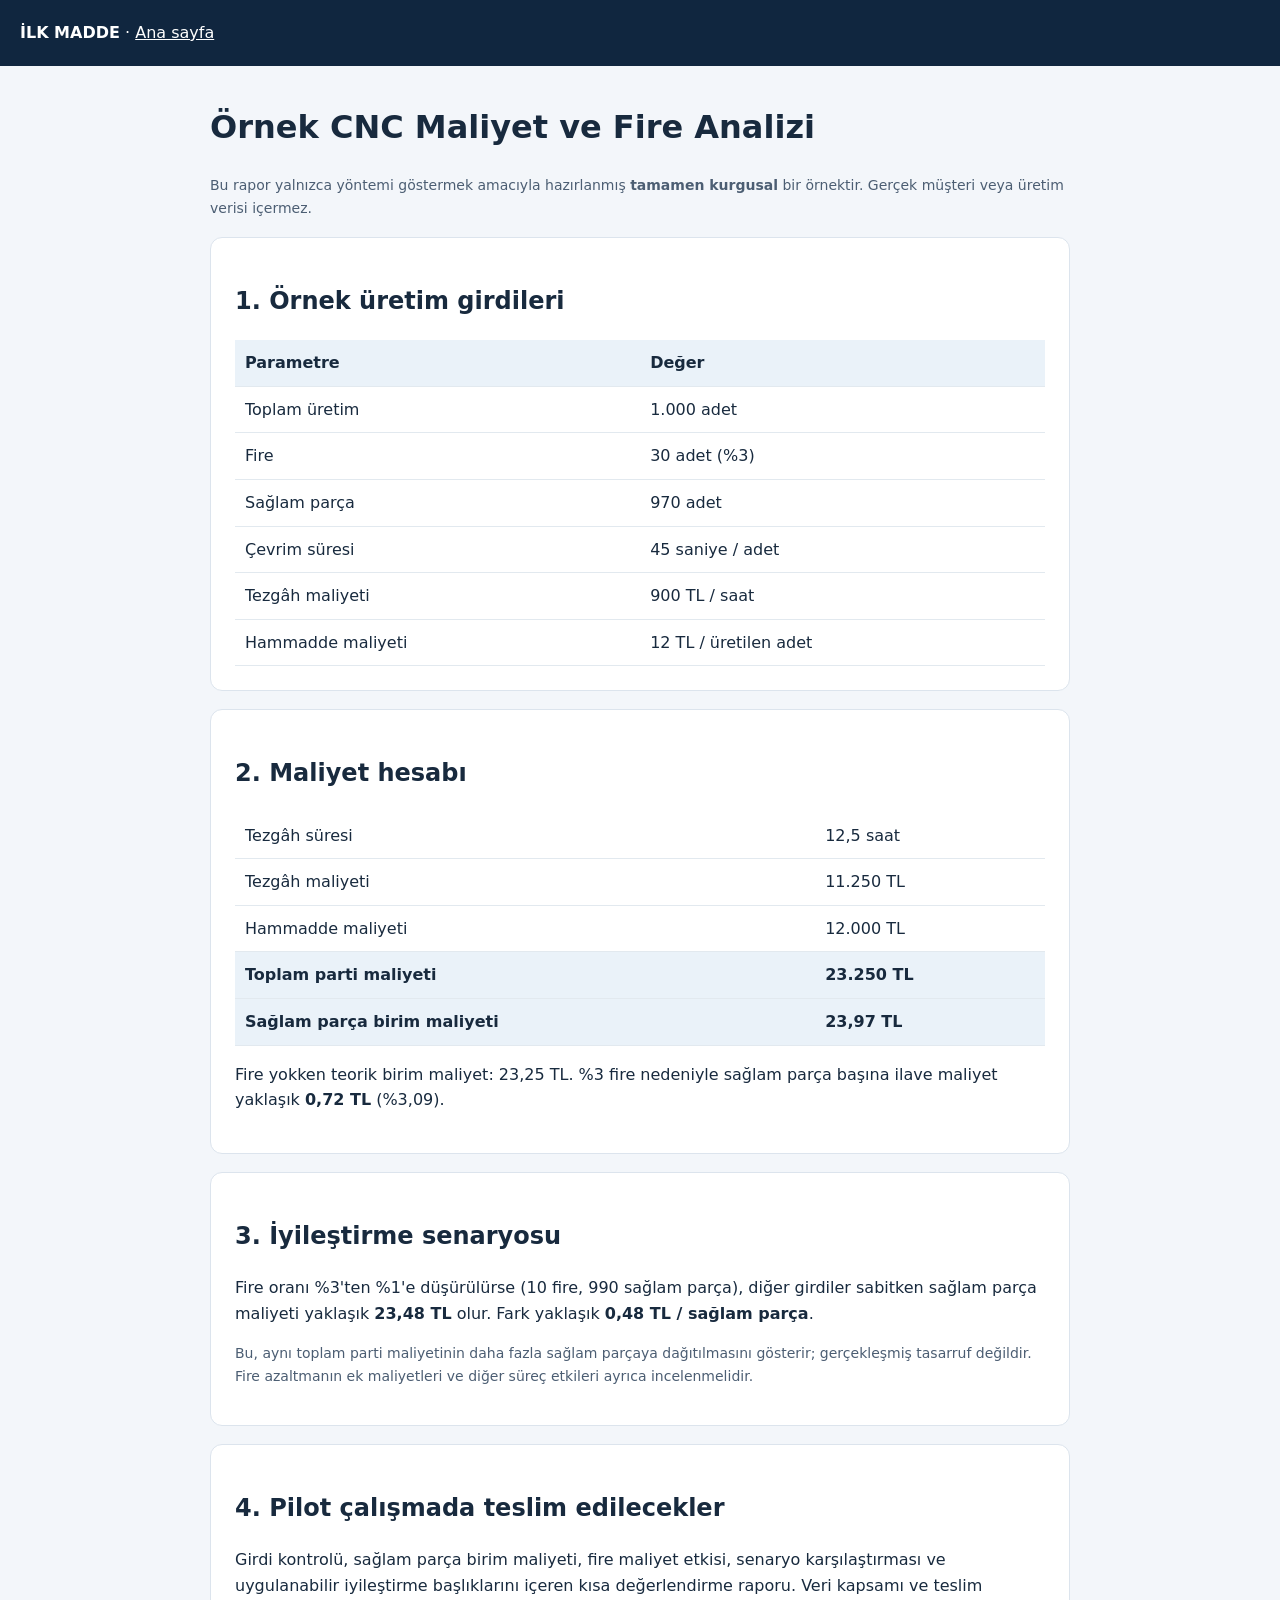
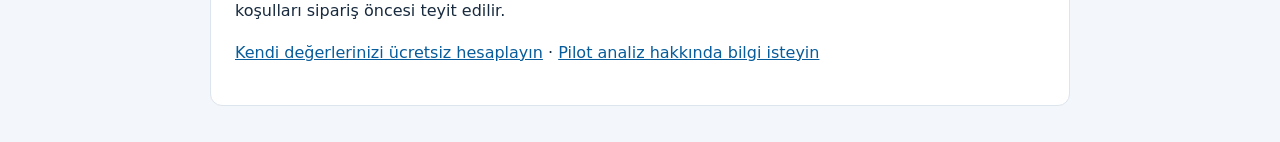
<file: ornek-analiz.html>
<!doctype html><html lang="tr"><head><meta charset="utf-8"><meta name="viewport" content="width=device-width,initial-scale=1"><title>İLK MADDE | Örnek Pilot Analiz</title><style>*{box-sizing:border-box}body{font:16px/1.6 system-ui,sans-serif;color:#182a3e;background:#f3f6fa;margin:0}header{background:#10263f;color:white;padding:20px}header a{color:#fff}main{max-width:900px;margin:36px auto;padding:0 20px}.card{background:white;padding:24px;border:1px solid #dce4ed;border-radius:12px;margin:18px 0}table{width:100%;border-collapse:collapse}td,th{padding:10px;text-align:left;border-bottom:1px solid #e2e9ef}th{background:#eaf2f9}.big{font-size:32px;font-weight:750;color:#075c9b}.note{font-size:14px;color:#4c5e73}a{color:#075c9b}@media print{body{background:white}}</style></head><body><header><strong>İLK MADDE</strong> · <a href="index.html">Ana sayfa</a></header><main><h1>Örnek CNC Maliyet ve Fire Analizi</h1><p class="note">Bu rapor yalnızca yöntemi göstermek amacıyla hazırlanmış <strong>tamamen kurgusal</strong> bir örnektir. Gerçek müşteri veya üretim verisi içermez.</p><div class="card"><h2>1. Örnek üretim girdileri</h2><table><tr><th>Parametre</th><th>Değer</th></tr><tr><td>Toplam üretim</td><td>1.000 adet</td></tr><tr><td>Fire</td><td>30 adet (%3)</td></tr><tr><td>Sağlam parça</td><td>970 adet</td></tr><tr><td>Çevrim süresi</td><td>45 saniye / adet</td></tr><tr><td>Tezgâh maliyeti</td><td>900 TL / saat</td></tr><tr><td>Hammadde maliyeti</td><td>12 TL / üretilen adet</td></tr></table></div><div class="card"><h2>2. Maliyet hesabı</h2><table><tr><td>Tezgâh süresi</td><td>12,5 saat</td></tr><tr><td>Tezgâh maliyeti</td><td>11.250 TL</td></tr><tr><td>Hammadde maliyeti</td><td>12.000 TL</td></tr><tr><th>Toplam parti maliyeti</th><th>23.250 TL</th></tr><tr><th>Sağlam parça birim maliyeti</th><th>23,97 TL</th></tr></table><p>Fire yokken teorik birim maliyet: 23,25 TL. %3 fire nedeniyle sağlam parça başına ilave maliyet yaklaşık <strong>0,72 TL</strong> (%3,09).</p></div><div class="card"><h2>3. İyileştirme senaryosu</h2><p>Fire oranı %3'ten %1'e düşürülürse (10 fire, 990 sağlam parça), diğer girdiler sabitken sağlam parça maliyeti yaklaşık <strong>23,48 TL</strong> olur. Fark yaklaşık <strong>0,48 TL / sağlam parça</strong>.</p><p class="note">Bu, aynı toplam parti maliyetinin daha fazla sağlam parçaya dağıtılmasını gösterir; gerçekleşmiş tasarruf değildir. Fire azaltmanın ek maliyetleri ve diğer süreç etkileri ayrıca incelenmelidir.</p></div><div class="card"><h2>4. Pilot çalışmada teslim edilecekler</h2><p>Girdi kontrolü, sağlam parça birim maliyeti, fire maliyet etkisi, senaryo karşılaştırması ve uygulanabilir iyileştirme başlıklarını içeren kısa değerlendirme raporu. Veri kapsamı ve teslim koşulları sipariş öncesi teyit edilir.</p><p><a href="hesaplayici.html">Kendi değerlerinizi ücretsiz hesaplayın</a> · <a href="mailto:ilkmadde669@gmail.com?subject=ILK%20MADDE%20Pilot%20Analiz%20Bilgi%20Talebi">Pilot analiz hakkında bilgi isteyin</a></p></div></main></body></html>
</file>
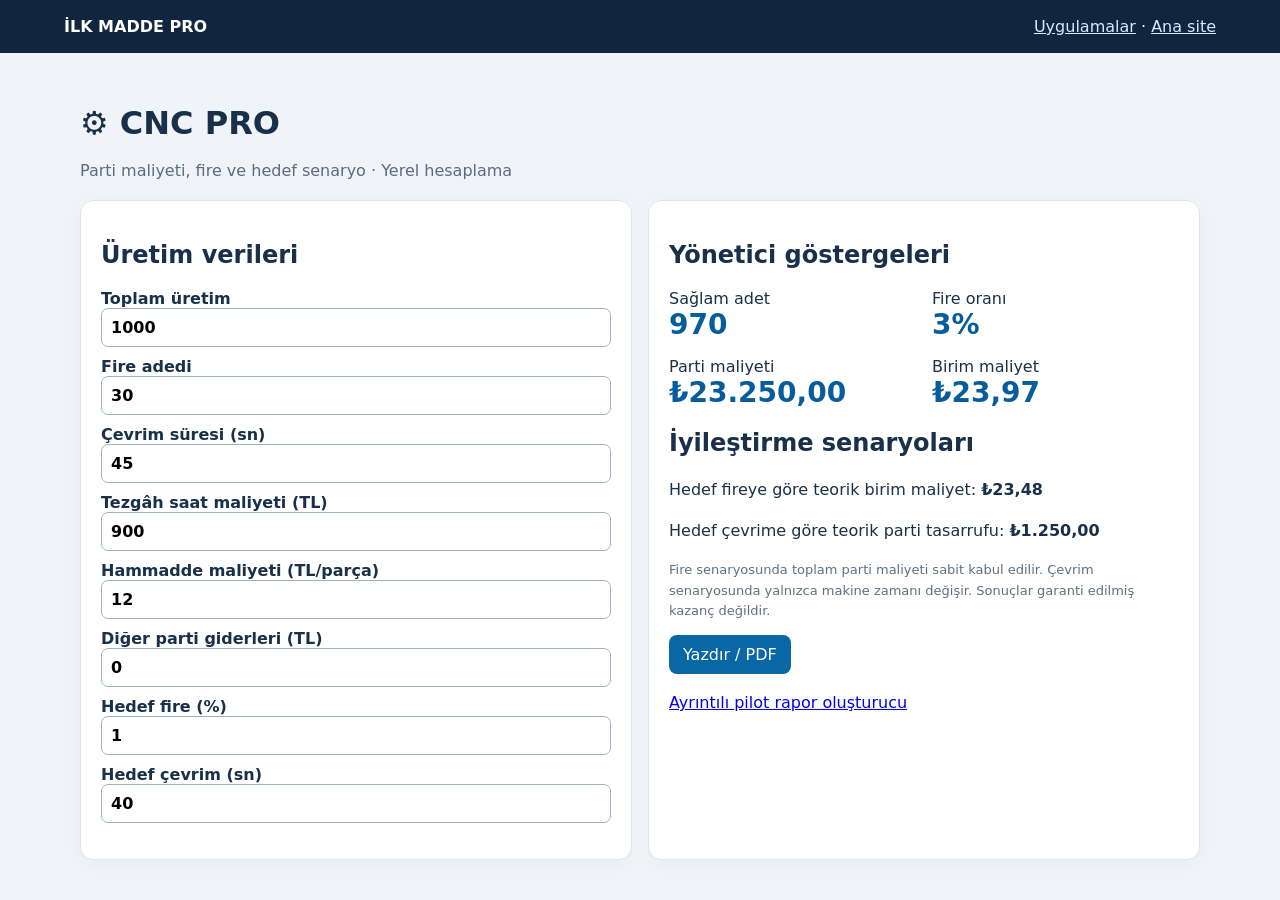
<file: pro-cnc.html>
<!doctype html><html lang="tr"><head><meta charset="utf-8"><meta name="viewport" content="width=device-width,initial-scale=1"><meta name="description" content="İLK MADDE PRO yerel çalışan yönetim uygulaması prototipi"><title>CNC PRO | İLK MADDE PRO</title><link rel="stylesheet" href="pro.css"></head><body><header><strong>İLK MADDE PRO</strong><nav><a href="pro.html">Uygulamalar</a> · <a href="index.html">Ana site</a></nav></header><main><h1>⚙️ CNC PRO</h1><p class="lead">Parti maliyeti, fire ve hedef senaryo · Yerel hesaplama</p><div class="grid"><section class="card"><h2>Üretim verileri</h2><label>Toplam üretim<input id="total" type="number" value="1000" min="1" step="1"></label><label>Fire adedi<input id="scrap" type="number" value="30" min="0" step="1"></label><label>Çevrim süresi (sn)<input id="cycle" type="number" value="45" min="0"></label><label>Tezgâh saat maliyeti (TL)<input id="hour" type="number" value="900" min="0"></label><label>Hammadde maliyeti (TL/parça)<input id="material" type="number" value="12" min="0"></label><label>Diğer parti giderleri (TL)<input id="other" type="number" value="0" min="0"></label><label>Hedef fire (%)<input id="target" type="number" value="1" min="0" max="99.99"></label><label>Hedef çevrim (sn)<input id="targetCycle" type="number" value="40" min="0"></label><p class="warn" id="err" role="alert"></p></section><section class="card"><h2>Yönetici göstergeleri</h2><div class="grid"><div>Sağlam adet<div class="metric" id="good">—</div></div><div>Fire oranı<div class="metric" id="rate">—</div></div><div>Parti maliyeti<div class="metric" id="cost">—</div></div><div>Birim maliyet<div class="metric" id="unit">—</div></div></div><h2>İyileştirme senaryoları</h2><p>Hedef fireye göre teorik birim maliyet: <strong id="fireUnit">—</strong></p><p>Hedef çevrime göre teorik parti tasarrufu: <strong id="cycleSaving">—</strong></p><p class="muted">Fire senaryosunda toplam parti maliyeti sabit kabul edilir. Çevrim senaryosunda yalnızca makine zamanı değişir. Sonuçlar garanti edilmiş kazanç değildir.</p><button onclick="window.print()">Yazdır / PDF</button><p><a href="rapor-olusturucu.html">Ayrıntılı pilot rapor oluşturucu</a></p></section></div></main><script>const ids=['total','scrap','cycle','hour','material','other','target','targetCycle'],f=id=>document.getElementById(id),money=n=>new Intl.NumberFormat('tr-TR',{style:'currency',currency:'TRY'}).format(n),fmt=n=>new Intl.NumberFormat('tr-TR',{maximumFractionDigits:2}).format(n);function calc(){let a=ids.map(id=>f(id).value.trim()),[t,s,c,h,m,o,p,tc]=a.map(Number);let error=a.some(x=>x==='')||![t,s,c,h,m,o,p,tc].every(Number.isFinite)||[t,s,c,h,m,o,p,tc].some(x=>x<0)||!Number.isSafeInteger(t)||!Number.isSafeInteger(s)||t<=0||s>=t||p>=100;f('err').textContent=error?'Geçerli değerler girin. Adetler tam sayı; 0 ≤ fire < toplam; hedef fire <%100 olmalı.':'';if(error){['good','rate','cost','unit','fireUnit','cycleSaving'].forEach(id=>f(id).textContent='—');return}let b=t*c/3600*h+t*m+o,g=t-s,ts=Math.min(t-1,Math.round(t*p/100));f('good').textContent=fmt(g);f('rate').textContent=fmt(100*s/t)+'%';f('cost').textContent=money(b);f('unit').textContent=money(b/g);f('fireUnit').textContent=money(b/(t-ts));f('cycleSaving').textContent=money(Math.max(0,c-tc)*t/3600*h)}ids.forEach(id=>f(id).addEventListener('input',calc));calc();</script></body></html>
</file>
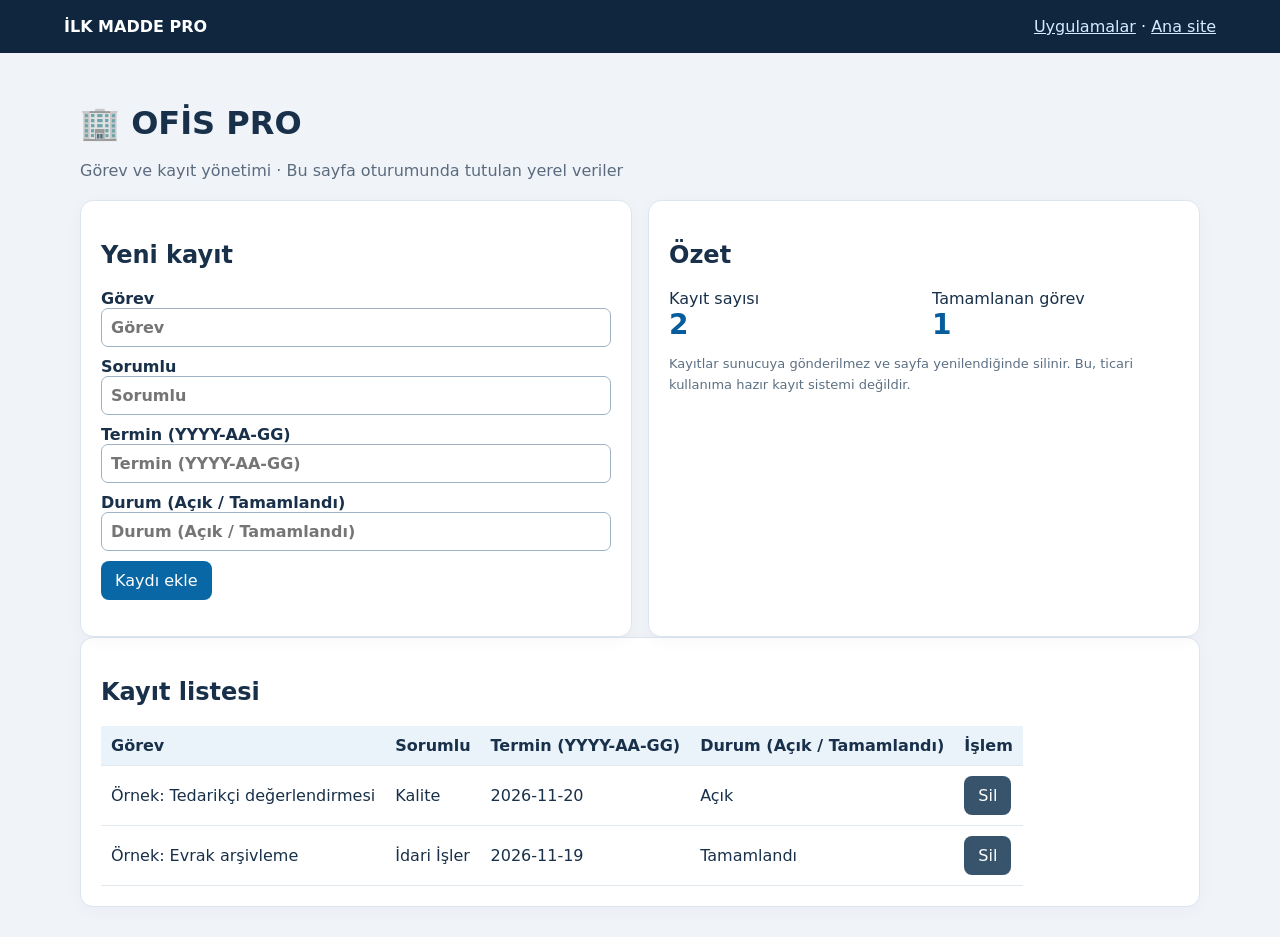
<file: pro-ofis.html>
<!doctype html><html lang="tr"><head><meta charset="utf-8"><meta name="viewport" content="width=device-width,initial-scale=1"><meta name="description" content="İLK MADDE PRO yerel çalışan yönetim uygulaması prototipi"><title>OFİS PRO | İLK MADDE PRO</title><link rel="stylesheet" href="pro.css"></head><body><header><strong>İLK MADDE PRO</strong><nav><a href="pro.html">Uygulamalar</a> · <a href="index.html">Ana site</a></nav></header><main><h1>🏢 OFİS PRO</h1><p class="lead">Görev ve kayıt yönetimi · Bu sayfa oturumunda tutulan yerel veriler</p><div class="grid"><section class="card"><h2>Yeni kayıt</h2><label>Görev<input id="task" type="text"  placeholder="Görev"></label><label>Sorumlu<input id="owner" type="text"  placeholder="Sorumlu"></label><label>Termin (YYYY-AA-GG)<input id="due" type="text"  placeholder="Termin (YYYY-AA-GG)"></label><label>Durum (Açık / Tamamlandı)<input id="status" type="text"  placeholder="Durum (Açık / Tamamlandı)"></label><button id="add">Kaydı ekle</button><p id="err" class="warn" role="alert"></p></section><section class="card"><h2>Özet</h2><div class="grid"><div>Kayıt sayısı<div class="metric" id="count">0</div></div><div>Tamamlanan görev<div class="metric" id="sum">0</div></div></div><p class="muted">Kayıtlar sunucuya gönderilmez ve sayfa yenilendiğinde silinir. Bu, ticari kullanıma hazır kayıt sistemi değildir.</p></section></div><section class="card"><h2>Kayıt listesi</h2><table><thead><tr><th>Görev</th><th>Sorumlu</th><th>Termin (YYYY-AA-GG)</th><th>Durum (Açık / Tamamlandı)</th><th>İşlem</th></tr></thead><tbody id="rows"></tbody></table></section></main><script>const fields=["task","owner","due","status"],items=[{"task":"Örnek: Tedarikçi değerlendirmesi","owner":"Kalite","due":"2026-11-20","status":"Açık"},{"task":"Örnek: Evrak arşivleme","owner":"İdari İşler","due":"2026-11-19","status":"Tamamlandı"}],el=id=>document.getElementById(id);function draw(){el('count').textContent=items.length;el('sum').textContent=items.filter(x=>x.status.toLocaleLowerCase('tr-TR')==='tamamlandı').length;const rows=el('rows');rows.replaceChildren();items.forEach((item,i)=>{const tr=document.createElement('tr');fields.forEach(key=>{const td=document.createElement('td');td.textContent=item[key];tr.append(td)});const td=document.createElement('td'),b=document.createElement('button');b.className='secondary';b.textContent='Sil';b.addEventListener('click',()=>{items.splice(i,1);draw()});td.append(b);tr.append(td);rows.append(tr)})}el('add').addEventListener('click',()=>{const item={};for(const key of fields){const value=el(key).value.trim();if(!value){el('err').textContent='Tüm alanları doldurun.';return}item[key]=value} items.push(item);fields.forEach(key=>el(key).value='');el('err').textContent='';draw()});draw();</script></body></html>
</file>
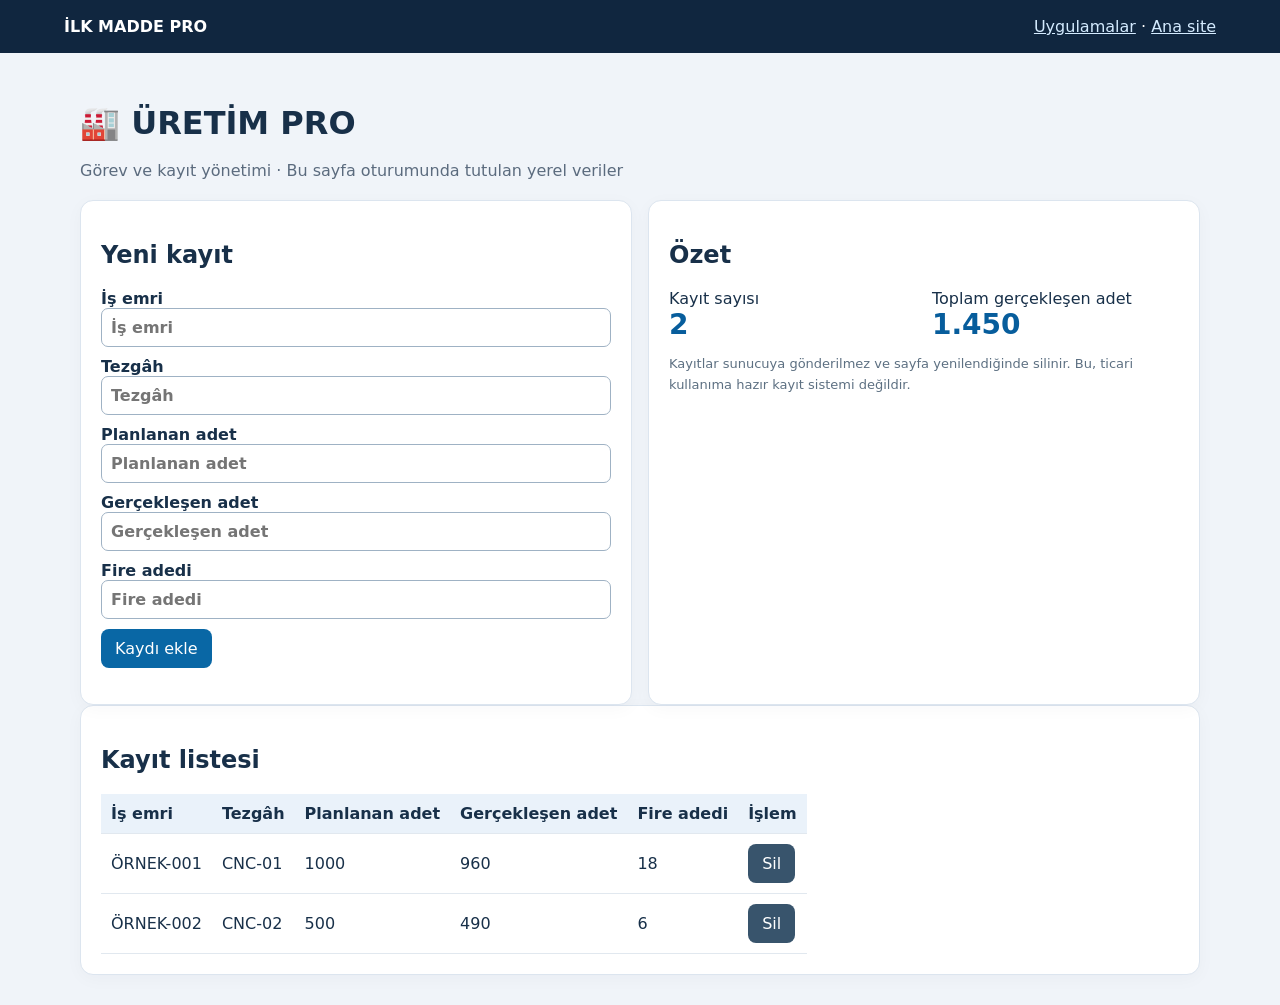
<file: pro-uretim.html>
<!doctype html><html lang="tr"><head><meta charset="utf-8"><meta name="viewport" content="width=device-width,initial-scale=1"><meta name="description" content="İLK MADDE PRO yerel çalışan yönetim uygulaması prototipi"><title>ÜRETİM PRO | İLK MADDE PRO</title><link rel="stylesheet" href="pro.css"></head><body><header><strong>İLK MADDE PRO</strong><nav><a href="pro.html">Uygulamalar</a> · <a href="index.html">Ana site</a></nav></header><main><h1>🏭 ÜRETİM PRO</h1><p class="lead">Görev ve kayıt yönetimi · Bu sayfa oturumunda tutulan yerel veriler</p><div class="grid"><section class="card"><h2>Yeni kayıt</h2><label>İş emri<input id="order" type="text"  placeholder="İş emri"></label><label>Tezgâh<input id="machine" type="text"  placeholder="Tezgâh"></label><label>Planlanan adet<input id="plan" type="number" min="0" step="1" placeholder="Planlanan adet"></label><label>Gerçekleşen adet<input id="actual" type="number" min="0" step="1" placeholder="Gerçekleşen adet"></label><label>Fire adedi<input id="scrap" type="number" min="0" step="1" placeholder="Fire adedi"></label><button id="add">Kaydı ekle</button><p id="err" class="warn" role="alert"></p></section><section class="card"><h2>Özet</h2><div class="grid"><div>Kayıt sayısı<div class="metric" id="count">0</div></div><div>Toplam gerçekleşen adet<div class="metric" id="sum">0</div></div></div><p class="muted">Kayıtlar sunucuya gönderilmez ve sayfa yenilendiğinde silinir. Bu, ticari kullanıma hazır kayıt sistemi değildir.</p></section></div><section class="card"><h2>Kayıt listesi</h2><table><thead><tr><th>İş emri</th><th>Tezgâh</th><th>Planlanan adet</th><th>Gerçekleşen adet</th><th>Fire adedi</th><th>İşlem</th></tr></thead><tbody id="rows"></tbody></table></section></main><script>const fields=["order","machine","plan","actual","scrap"],items=[{"order":"ÖRNEK-001","machine":"CNC-01","plan":"1000","actual":"960","scrap":"18"},{"order":"ÖRNEK-002","machine":"CNC-02","plan":"500","actual":"490","scrap":"6"}],el=id=>document.getElementById(id);function draw(){el('count').textContent=items.length;el('sum').textContent=items.reduce((a,x)=>a+Number(x.actual),0).toLocaleString('tr-TR');const rows=el('rows');rows.replaceChildren();items.forEach((item,i)=>{const tr=document.createElement('tr');fields.forEach(key=>{const td=document.createElement('td');td.textContent=item[key];tr.append(td)});const td=document.createElement('td'),b=document.createElement('button');b.className='secondary';b.textContent='Sil';b.addEventListener('click',()=>{items.splice(i,1);draw()});td.append(b);tr.append(td);rows.append(tr)})}el('add').addEventListener('click',()=>{const item={};for(const key of fields){const value=el(key).value.trim();if(!value){el('err').textContent='Tüm alanları doldurun.';return}item[key]=value} if(Number(item.plan)<0||Number(item.actual)<0||Number(item.scrap)<0||Number(item.scrap)>Number(item.actual)||![item.plan,item.actual,item.scrap].every(x=>Number.isSafeInteger(Number(x)))){el('err').textContent='Üretim ve fire adetlerini kontrol edin.';return}items.push(item);fields.forEach(key=>el(key).value='');el('err').textContent='';draw()});draw();</script></body></html>
</file>
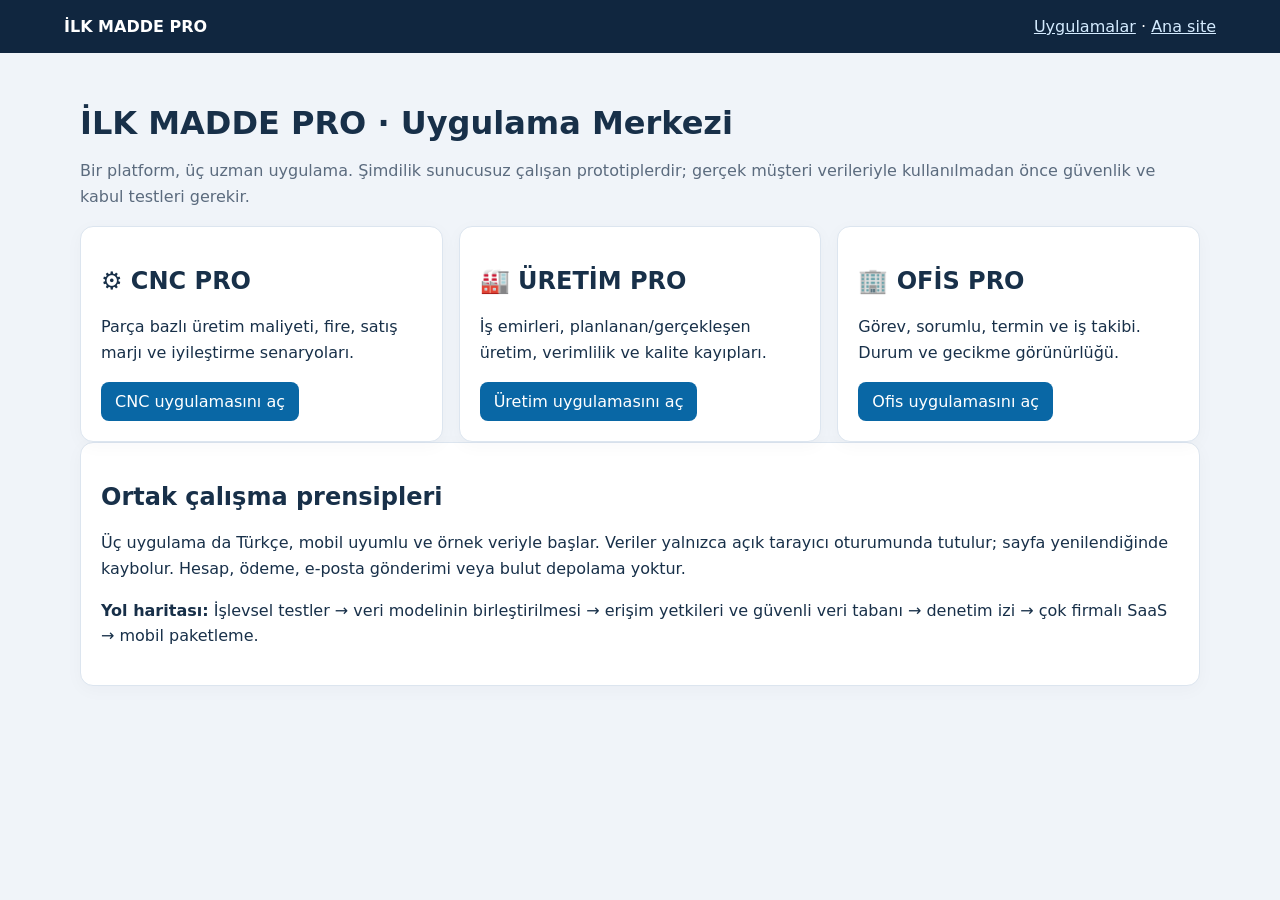
<file: pro.html>
<!doctype html><html lang="tr"><head><meta charset="utf-8"><meta name="viewport" content="width=device-width,initial-scale=1"><meta name="description" content="İLK MADDE PRO yerel çalışan yönetim uygulaması prototipi"><title>Uygulama Merkezi | İLK MADDE PRO</title><link rel="stylesheet" href="pro.css"></head><body><header><strong>İLK MADDE PRO</strong><nav><a href="pro.html">Uygulamalar</a> · <a href="index.html">Ana site</a></nav></header><main><h1>İLK MADDE PRO · Uygulama Merkezi</h1><p class="lead">Bir platform, üç uzman uygulama. Şimdilik sunucusuz çalışan prototiplerdir; gerçek müşteri verileriyle kullanılmadan önce güvenlik ve kabul testleri gerekir.</p><div class="grid"><section class="card"><h2>⚙️ CNC PRO</h2><p>Parça bazlı üretim maliyeti, fire, satış marjı ve iyileştirme senaryoları.</p><a class="btn" href="pro-cnc.html">CNC uygulamasını aç</a></section><section class="card"><h2>🏭 ÜRETİM PRO</h2><p>İş emirleri, planlanan/gerçekleşen üretim, verimlilik ve kalite kayıpları.</p><a class="btn" href="pro-uretim.html">Üretim uygulamasını aç</a></section><section class="card"><h2>🏢 OFİS PRO</h2><p>Görev, sorumlu, termin ve iş takibi. Durum ve gecikme görünürlüğü.</p><a class="btn" href="pro-ofis.html">Ofis uygulamasını aç</a></section></div><section class="card"><h2>Ortak çalışma prensipleri</h2><p>Üç uygulama da Türkçe, mobil uyumlu ve örnek veriyle başlar. Veriler yalnızca açık tarayıcı oturumunda tutulur; sayfa yenilendiğinde kaybolur. Hesap, ödeme, e-posta gönderimi veya bulut depolama yoktur.</p><p><strong>Yol haritası:</strong> İşlevsel testler → veri modelinin birleştirilmesi → erişim yetkileri ve güvenli veri tabanı → denetim izi → çok firmalı SaaS → mobil paketleme.</p></section></main></body></html>
</file>
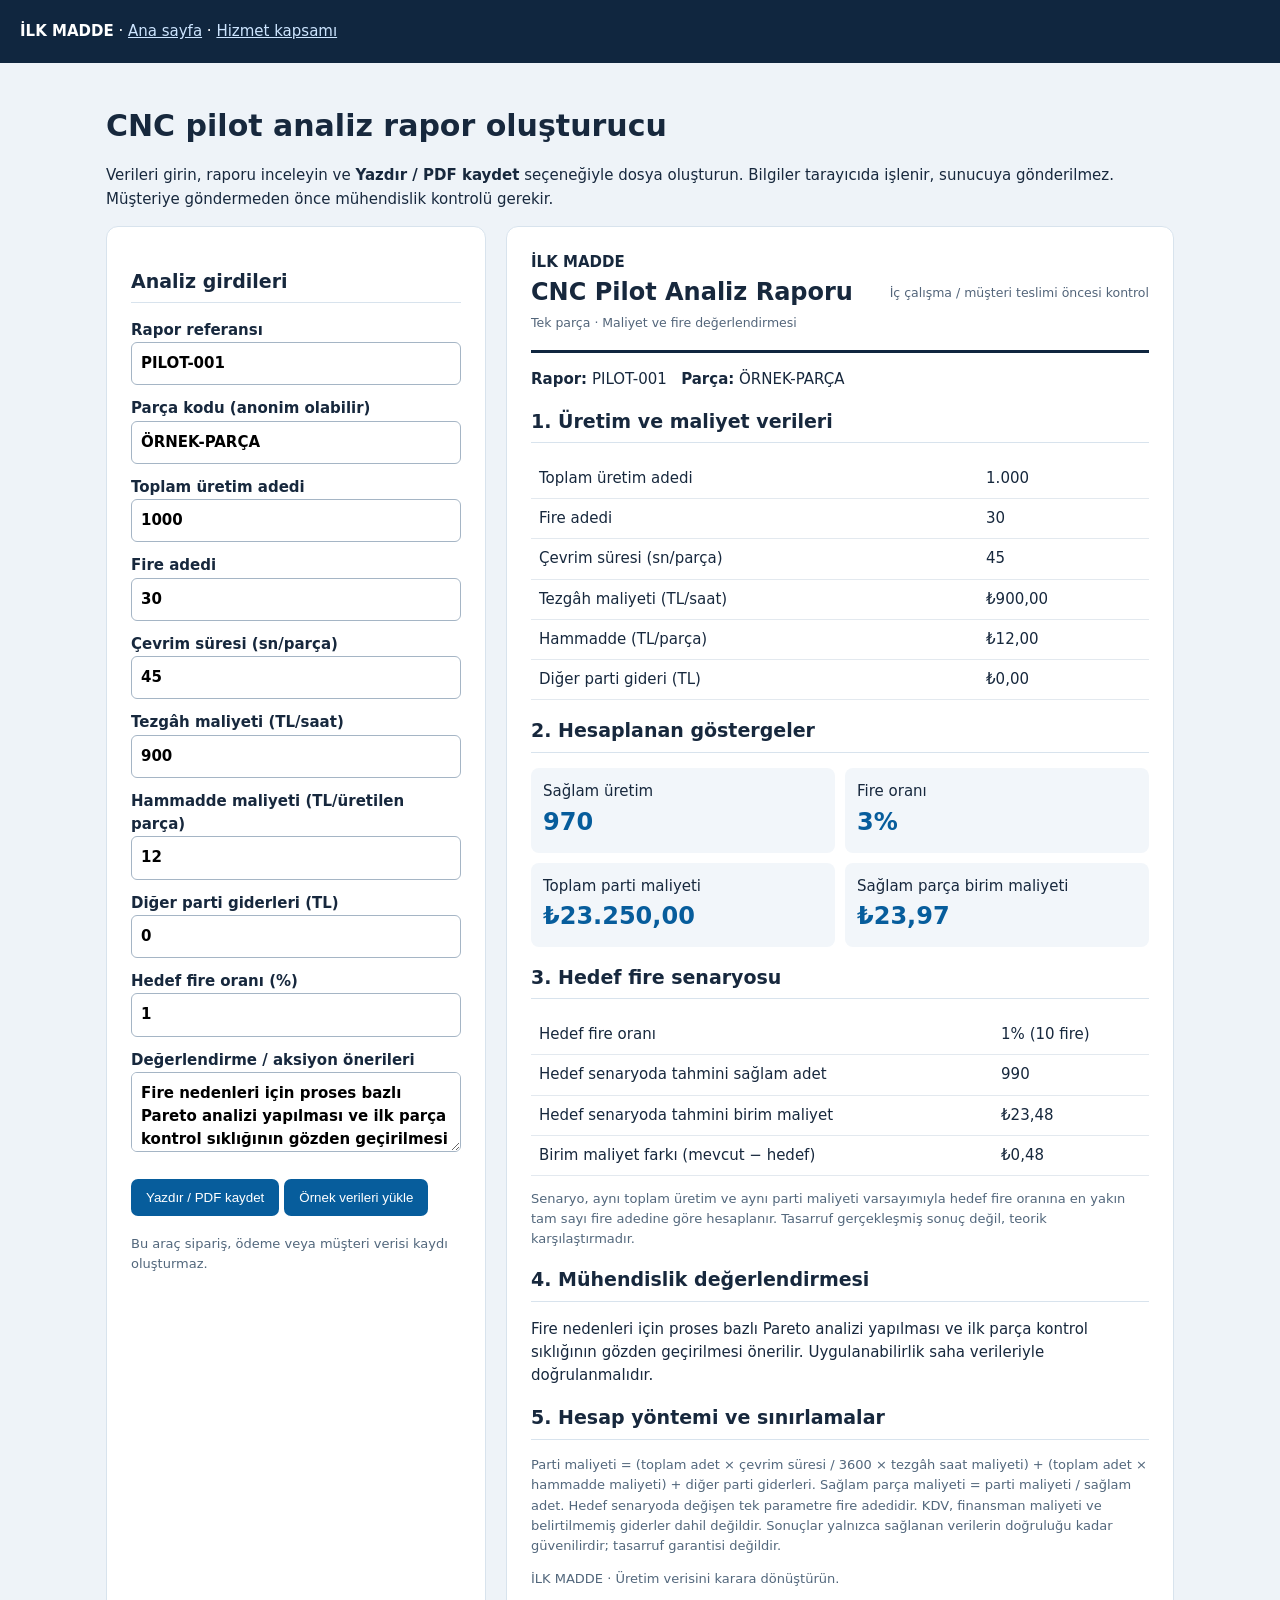
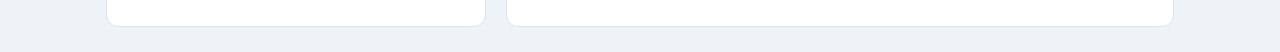
<file: rapor-olusturucu.html>
<!doctype html><html lang="tr"><head><meta charset="utf-8"><meta name="viewport" content="width=device-width,initial-scale=1"><title>İLK MADDE | Pilot Analiz Rapor Oluşturucu</title><style>*{box-sizing:border-box}body{margin:0;background:#eef3f8;color:#17283d;font:15px/1.55 system-ui,sans-serif}header{background:#10263f;color:white;padding:20px}header a{color:#cde5ff}main{max-width:1100px;margin:auto;padding:25px 16px}.layout{display:grid;grid-template-columns:minmax(290px,380px) 1fr;gap:20px}.panel,.report{background:white;padding:24px;border:1px solid #d8e3ed;border-radius:12px}label{display:block;margin:12px 0;font-weight:600}input,textarea{width:100%;padding:9px;border:1px solid #a5b5c5;border-radius:6px;font:inherit}textarea{min-height:80px}button{background:#075d9c;color:white;border:0;border-radius:7px;padding:11px 15px;cursor:pointer;margin:5px 5px 5px 0}.muted{color:#52677c;font-size:13px}.error{color:#ad2525;font-weight:600}h1{line-height:1.2}h2{font-size:19px;border-bottom:1px solid #d8e3ed;padding-bottom:6px}table{border-collapse:collapse;width:100%}td,th{border-bottom:1px solid #e3e9ef;text-align:left;padding:8px}th{background:#f1f5f9}.metric{font-size:24px;font-weight:800;color:#075d9c}.metrics{display:grid;grid-template-columns:repeat(2,minmax(0,1fr));gap:10px}.metrics>div{background:#f2f6fa;padding:12px;border-radius:8px}.report-title{font-size:24px;font-weight:800}.report-top{display:flex;justify-content:space-between;align-items:center;border-bottom:3px solid #10263f;padding-bottom:15px}.report small{color:#53657a}.note{white-space:pre-wrap;overflow-wrap:anywhere}@media(max-width:800px){.layout{grid-template-columns:1fr}}@page{size:A4;margin:14mm}@media print{body{background:white}.no-print,header,.panel{display:none!important}main{padding:0;max-width:none}.layout{display:block}.report{border:0;padding:0}.report{break-inside:avoid}h2{break-after:avoid}} </style></head><body><header><strong>İLK MADDE</strong> · <a href="index.html">Ana sayfa</a> · <a href="hizmet-kapsami.html">Hizmet kapsamı</a></header><main><div class="no-print"><h1>CNC pilot analiz rapor oluşturucu</h1><p>Verileri girin, raporu inceleyin ve <strong>Yazdır / PDF kaydet</strong> seçeneğiyle dosya oluşturun. Bilgiler tarayıcıda işlenir, sunucuya gönderilmez. Müşteriye göndermeden önce mühendislik kontrolü gerekir.</p></div><div class="layout"><section class="panel no-print"><h2>Analiz girdileri</h2><label>Rapor referansı<input id="ref" maxlength="60" value="PILOT-001"></label><label>Parça kodu (anonim olabilir)<input id="part" maxlength="100" value="ÖRNEK-PARÇA"></label><label>Toplam üretim adedi<input id="total" type="number" min="1" step="1" value="1000"></label><label>Fire adedi<input id="scrap" type="number" min="0" step="1" value="30"></label><label>Çevrim süresi (sn/parça)<input id="cycle" type="number" min="0" step="any" value="45"></label><label>Tezgâh maliyeti (TL/saat)<input id="hour" type="number" min="0" step="any" value="900"></label><label>Hammadde maliyeti (TL/üretilen parça)<input id="material" type="number" min="0" step="any" value="12"></label><label>Diğer parti giderleri (TL)<input id="other" type="number" min="0" step="any" value="0"></label><label>Hedef fire oranı (%)<input id="target" type="number" min="0" max="99.99" step="any" value="1"></label><label>Değerlendirme / aksiyon önerileri<textarea id="notes">Fire nedenleri için proses bazlı Pareto analizi yapılması ve ilk parça kontrol sıklığının gözden geçirilmesi önerilir. Uygulanabilirlik saha verileriyle doğrulanmalıdır.</textarea></label><p id="error" class="error" role="alert"></p><button id="print" type="button">Yazdır / PDF kaydet</button><button id="reset" type="button">Örnek verileri yükle</button><p class="muted">Bu araç sipariş, ödeme veya müşteri verisi kaydı oluşturmaz.</p></section><article class="report" id="report"><div class="report-top"><div><strong>İLK MADDE</strong><div class="report-title">CNC Pilot Analiz Raporu</div><small>Tek parça · Maliyet ve fire değerlendirmesi</small></div><small>İç çalışma / müşteri teslimi öncesi kontrol</small></div><p><strong>Rapor:</strong> <span id="rref"></span> &nbsp; <strong>Parça:</strong> <span id="rpart"></span></p><h2>1. Üretim ve maliyet verileri</h2><table><tbody id="inputs"></tbody></table><h2>2. Hesaplanan göstergeler</h2><div class="metrics"><div>Sağlam üretim<div class="metric" id="good"></div></div><div>Fire oranı<div class="metric" id="rate"></div></div><div>Toplam parti maliyeti<div class="metric" id="batch"></div></div><div>Sağlam parça birim maliyeti<div class="metric" id="unit"></div></div></div><h2>3. Hedef fire senaryosu</h2><table><tbody><tr><td>Hedef fire oranı</td><td id="targetRate"></td></tr><tr><td>Hedef senaryoda tahmini sağlam adet</td><td id="targetGood"></td></tr><tr><td>Hedef senaryoda tahmini birim maliyet</td><td id="targetUnit"></td></tr><tr><td>Birim maliyet farkı (mevcut − hedef)</td><td id="delta"></td></tr></tbody></table><p class="muted">Senaryo, aynı toplam üretim ve aynı parti maliyeti varsayımıyla hedef fire oranına en yakın tam sayı fire adedine göre hesaplanır. Tasarruf gerçekleşmiş sonuç değil, teorik karşılaştırmadır.</p><h2>4. Mühendislik değerlendirmesi</h2><p class="note" id="rnotes"></p><h2>5. Hesap yöntemi ve sınırlamalar</h2><p class="muted">Parti maliyeti = (toplam adet × çevrim süresi / 3600 × tezgâh saat maliyeti) + (toplam adet × hammadde maliyeti) + diğer parti giderleri. Sağlam parça maliyeti = parti maliyeti / sağlam adet. Hedef senaryoda değişen tek parametre fire adedidir. KDV, finansman maliyeti ve belirtilmemiş giderler dahil değildir. Sonuçlar yalnızca sağlanan verilerin doğruluğu kadar güvenilirdir; tasarruf garantisi değildir.</p><p class="muted">İLK MADDE · Üretim verisini karara dönüştürün.</p></article></div></main><script>
const ids=['total','scrap','cycle','hour','material','other','target'];const el=id=>document.getElementById(id);const money=n=>new Intl.NumberFormat('tr-TR',{style:'currency',currency:'TRY',maximumFractionDigits:2}).format(n);const num=n=>new Intl.NumberFormat('tr-TR',{maximumFractionDigits:2}).format(n);const put=(id,value)=>el(id).textContent=value;
function update(){const raw=ids.map(id=>el(id).value.trim());const [t,s,c,h,m,o,target]=raw.map(Number);let err='';if(raw.some(x=>x===''))err='Tüm sayısal alanları doldurun.';else if(![t,s,c,h,m,o,target].every(Number.isFinite)||[t,s,c,h,m,o,target].some(x=>x<0)||!Number.isSafeInteger(t)||!Number.isSafeInteger(s)||t<1||s>=t||target>=100)err='Adetler geçerli tam sayı olmalı; toplam > 0, fire < toplam, hedef fire <%100 ve tüm değerler negatif olmayan sayılar olmalı.';put('error',err);el('print').disabled=!!err;el('report').style.opacity=err?'.45':'1';if(err)return;const good=t-s,batch=t*c/3600*h+t*m+o,unit=batch/good,ts=Math.min(t-1,Math.max(0,Math.round(t*target/100))),tg=t-ts,tu=batch/tg;put('rref',el('ref').value||'Belirtilmedi');put('rpart',el('part').value||'Belirtilmedi');put('rnotes',el('notes').value||'Değerlendirme girilmedi.');const labels=['Toplam üretim adedi','Fire adedi','Çevrim süresi (sn/parça)','Tezgâh maliyeti (TL/saat)','Hammadde (TL/parça)','Diğer parti gideri (TL)'];const values=[num(t),num(s),num(c),money(h),money(m),money(o)];el('inputs').replaceChildren(...labels.map((label,i)=>{const tr=document.createElement('tr'),a=document.createElement('td'),b=document.createElement('td');a.textContent=label;b.textContent=values[i];tr.append(a,b);return tr}));put('good',num(good));put('rate',num(s/t*100)+'%');put('batch',money(batch));put('unit',money(unit));put('targetRate',num(ts/t*100)+'% ('+num(ts)+' fire)');put('targetGood',num(tg));put('targetUnit',money(tu));put('delta',money(unit-tu));}
document.querySelectorAll('input,textarea').forEach(node=>node.addEventListener('input',update));el('print').addEventListener('click',()=>{update();if(!el('print').disabled)window.print()});el('reset').addEventListener('click',()=>{location.reload()});update();
</script></body></html>
</file>
<file: pro.css>
:root{font-family:system-ui,-apple-system,Segoe UI,sans-serif;color:#183049;background:#f0f4f9}*{box-sizing:border-box}body{margin:0}header{background:#10263f;color:white;padding:17px 5%;display:flex;justify-content:space-between;gap:15px;flex-wrap:wrap}header a{color:#d4ebff}main{max-width:1160px;margin:auto;padding:30px 20px}h1{margin-bottom:5px}p{line-height:1.6}.lead{color:#5b6b7e}.grid{display:grid;grid-template-columns:repeat(auto-fit,minmax(245px,1fr));gap:16px}.card{background:white;border:1px solid #dce5ef;border-radius:13px;padding:20px;box-shadow:0 4px 18px #10263f08}.metric{font-size:28px;font-weight:800;color:#075d9c}.btn,button{background:#0967a5;border:0;border-radius:8px;padding:10px 14px;color:white;cursor:pointer;text-decoration:none;display:inline-block;font:inherit}button.secondary{background:#38546c}label{display:block;font-weight:600;margin:10px 0}input,select,textarea{font:inherit;width:100%;padding:9px;border:1px solid #9fb2c4;border-radius:7px}textarea{min-height:72px}table{border-collapse:collapse;width:100%;background:white}td,th{border-bottom:1px solid #e1e8ef;padding:10px;text-align:left}th{background:#eaf2fa}table{display:block;overflow:auto}.pill{font-size:12px;background:#eaf3fc;border-radius:30px;padding:4px 10px}.warn{color:#a14512}.ok{color:#126c45}.muted{color:#5d7082;font-size:13px}.actions{display:flex;gap:8px;flex-wrap:wrap;margin:16px 0}@media(max-width:700px){header{padding:15px}main{padding:20px 12px}}
</file>
